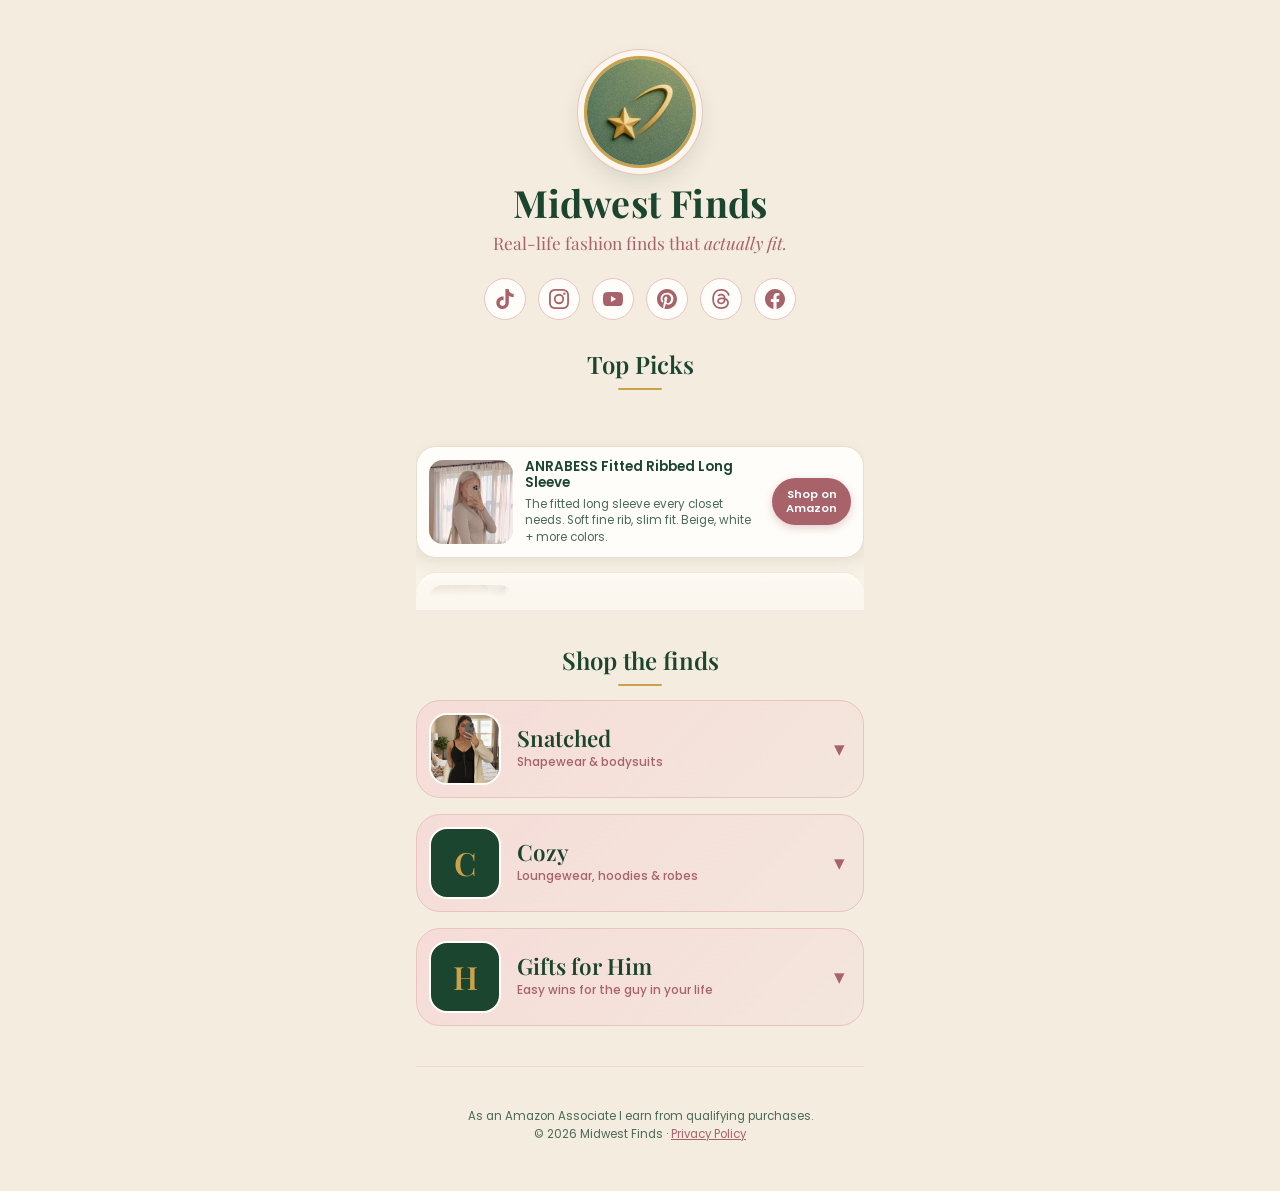
<file: index.html>
<!DOCTYPE html>
<html lang="en">
<head>
<meta charset="utf-8">
<meta name="viewport" content="width=device-width, initial-scale=1">
<title>Midwest Finds &mdash; Real-Life Fashion Finds That Actually Fit</title>
<meta name="description" content="Real-life fashion finds that actually fit, hand-picked by Midwest Finds.">
<link rel="preconnect" href="https://fonts.googleapis.com">
<link rel="preconnect" href="https://fonts.gstatic.com" crossorigin>
<link href="https://fonts.googleapis.com/css2?family=Playfair+Display:ital,wght@0,500;0,600;0,700;1,500&family=Poppins:wght@400;500;600;700&display=swap" rel="stylesheet">
<link rel="stylesheet" href="shop.css">
<style>#him .card img{object-fit:contain;background:#fff}</style></head>
<body>
<div class="page">
  <header class="top">
    <div class="logo"><img src="assets/hero.webp" alt="Midwest Finds gold star logo" width="120" height="120"></div>
    <h1 class="wordmark">Midwest Finds</h1>
    <p class="tagline">Real-life fashion finds that <em>actually fit.</em></p>
  </header>

  <nav class="socials">
    <a href="https://www.tiktok.com/@shop.midwestfinds" target="_blank" rel="noopener" aria-label="tiktok"><svg viewBox="0 0 24 24" xmlns="http://www.w3.org/2000/svg"><path d="M12.53.02C13.84 0 15.14.01 16.44 0c.08 1.53.63 3.09 1.75 4.17 1.12 1.11 2.7 1.62 4.24 1.79v4.03c-1.44-.05-2.89-.35-4.2-.97-.57-.26-1.1-.59-1.62-.93-.01 2.92.01 5.84-.02 8.75-.08 1.4-.54 2.79-1.35 3.94-1.31 1.92-3.58 3.17-5.91 3.21-1.43.08-2.86-.31-4.08-1.03-2.02-1.19-3.44-3.37-3.65-5.71-.02-.5-.03-1-.01-1.49.18-1.9 1.12-3.72 2.58-4.96 1.66-1.44 3.98-2.13 6.15-1.72.02 1.48-.04 2.96-.04 4.44-.99-.32-2.15-.23-3.02.37-.63.41-1.11 1.04-1.36 1.75-.21.51-.15 1.07-.14 1.61.24 1.64 1.82 3.02 3.5 2.87 1.12-.01 2.19-.66 2.77-1.61.19-.33.4-.67.41-1.06.1-1.79.06-3.57.07-5.36.01-4.03-.01-8.05.02-12.07z"/></svg></a>
    <a href="https://www.instagram.com/shop.midwestfinds" target="_blank" rel="noopener" aria-label="instagram"><svg viewBox="0 0 24 24" xmlns="http://www.w3.org/2000/svg"><path d="M12 2.16c3.2 0 3.58.01 4.85.07 1.17.05 1.8.25 2.23.41.56.22.96.48 1.38.9.42.42.68.82.9 1.38.16.42.35 1.06.41 2.23.06 1.27.07 1.65.07 4.85s-.01 3.58-.07 4.85c-.05 1.17-.25 1.8-.41 2.23-.22.56-.48.96-.9 1.38-.42.42-.82.68-1.38.9-.42.16-1.06.35-2.23.41-1.27.06-1.65.07-4.85.07s-3.58-.01-4.85-.07c-1.17-.05-1.8-.25-2.23-.41-.56-.22-.96-.48-1.38-.9-.42-.42-.68-.82-.9-1.38-.16-.42-.35-1.06-.41-2.23-.06-1.27-.07-1.65-.07-4.85s.01-3.58.07-4.85c.05-1.17.25-1.8.41-2.23.22-.56.48-.96.9-1.38.42-.42.82-.68 1.38-.9.42-.16 1.06-.35 2.23-.41 1.27-.06 1.65-.07 4.85-.07zM12 0C8.74 0 8.33.01 7.05.07 5.78.13 4.9.33 4.14.63c-.79.31-1.46.72-2.13 1.38C1.35 2.68.94 3.35.63 4.14.33 4.9.13 5.78.07 7.05.01 8.33 0 8.74 0 12s.01 3.67.07 4.95c.06 1.27.26 2.15.56 2.91.31.79.72 1.46 1.38 2.13.67.66 1.34 1.07 2.13 1.38.76.3 1.64.5 2.91.56 1.28.06 1.69.07 4.95.07s3.67-.01 4.95-.07c1.27-.06 2.15-.26 2.91-.56.79-.31 1.46-.72 2.13-1.38.66-.67 1.07-1.34 1.38-2.13.3-.76.5-1.64.56-2.91.06-1.28.07-1.69.07-4.95s-.01-3.67-.07-4.95c-.06-1.27-.26-2.15-.56-2.91-.31-.79-.72-1.46-1.38-2.13C20.78 1.35 20.11.94 19.32.63c-.76-.3-1.64-.5-2.91-.56C15.13.01 14.72 0 12 0zm0 5.84A6.16 6.16 0 1 0 18.16 12 6.16 6.16 0 0 0 12 5.84zm0 10.15A3.99 3.99 0 1 1 16 12a3.99 3.99 0 0 1-4 3.99zM19.85 5.6a1.44 1.44 0 1 1-2.88 0 1.44 1.44 0 0 1 2.88 0z"/></svg></a>
    <a href="https://www.youtube.com/@Shop.midwestfinds" target="_blank" rel="noopener" aria-label="youtube"><svg viewBox="0 0 24 24" xmlns="http://www.w3.org/2000/svg"><path d="M23.5 6.19a3.02 3.02 0 0 0-2.12-2.14C19.5 3.55 12 3.55 12 3.55s-7.5 0-9.38.5A3.02 3.02 0 0 0 .5 6.19C0 8.07 0 12 0 12s0 3.93.5 5.81a3.02 3.02 0 0 0 2.12 2.14c1.88.5 9.38.5 9.38.5s7.5 0 9.38-.5a3.02 3.02 0 0 0 2.12-2.14C24 15.93 24 12 24 12s0-3.93-.5-5.81zM9.55 15.57V8.43L15.82 12l-6.27 3.57z"/></svg></a>
    <a href="https://www.pinterest.com/shopmidwestfinds" target="_blank" rel="noopener" aria-label="pinterest"><svg viewBox="0 0 24 24" xmlns="http://www.w3.org/2000/svg"><path d="M12 0C5.37 0 0 5.37 0 12c0 5.08 3.16 9.43 7.63 11.18-.11-.95-.2-2.41.04-3.44.22-.93 1.4-5.94 1.4-5.94s-.36-.72-.36-1.78c0-1.66.96-2.9 2.16-2.9 1.02 0 1.51.77 1.51 1.68 0 1.03-.65 2.56-.99 3.98-.28 1.19.6 2.16 1.77 2.16 2.12 0 3.76-2.24 3.76-5.47 0-2.86-2.06-4.86-5-4.86-3.4 0-5.39 2.55-5.39 5.18 0 1.03.4 2.13.89 2.73.1.12.11.22.08.34l-.33 1.36c-.05.22-.17.27-.4.16-1.5-.7-2.43-2.88-2.43-4.64 0-3.78 2.75-7.25 7.92-7.25 4.16 0 7.39 2.96 7.39 6.92 0 4.13-2.6 7.46-6.22 7.46-1.21 0-2.36-.63-2.75-1.38l-.75 2.85c-.27 1.04-1 2.35-1.49 3.15 1.12.35 2.31.53 3.55.53 6.63 0 12-5.37 12-12S18.63 0 12 0z"/></svg></a>
    <a href="https://www.threads.com/@shop.midwestfinds" target="_blank" rel="noopener" aria-label="threads"><svg viewBox="0 0 24 24" xmlns="http://www.w3.org/2000/svg"><path d="M12.186 24h-.007c-3.581-.024-6.334-1.205-8.184-3.509C2.35 18.44 1.5 15.586 1.472 12.01v-.017c.03-3.579.879-6.43 2.525-8.482C5.845 1.205 8.6.024 12.18 0h.014c2.746.02 5.043.725 6.826 2.098 1.677 1.29 2.858 3.13 3.509 5.467l-2.04.569c-1.104-3.96-3.898-5.984-8.304-6.015-2.91.022-5.11.936-6.54 2.717C4.307 6.504 3.616 8.914 3.589 12c.027 3.086.718 5.496 2.057 7.164 1.43 1.783 3.631 2.698 6.54 2.717 2.623-.02 4.358-.631 5.8-2.045 1.647-1.613 1.618-3.593 1.09-4.798-.31-.71-.873-1.3-1.634-1.75-.192 1.352-.622 2.446-1.284 3.272-.886 1.102-2.14 1.704-3.73 1.79-1.202.065-2.361-.218-3.259-.801-1.063-.689-1.685-1.74-1.752-2.964-.065-1.19.408-2.285 1.33-3.082.88-.76 2.119-1.207 3.583-1.291a13.853 13.853 0 0 1 3.02.142c-.126-.742-.375-1.332-.75-1.757-.513-.586-1.308-.883-2.359-.89h-.029c-.844 0-1.992.232-2.721 1.32L7.734 7.847c.98-1.454 2.568-2.256 4.478-2.256h.044c3.194.02 5.097 1.975 5.287 5.388.108.046.216.094.321.142 1.49.7 2.58 1.761 3.154 3.07.797 1.82.871 4.79-1.548 7.158-1.85 1.81-4.094 2.628-7.277 2.65Zm1.003-11.69c-.242 0-.487.007-.739.021-1.836.103-2.98.946-2.916 2.143.067 1.256 1.452 1.839 2.784 1.767 1.224-.065 2.818-.543 3.086-3.71a10.5 10.5 0 0 0-2.215-.221z"/></svg></a>
    <a href="https://www.facebook.com/share/14gE9r6zvQN/" target="_blank" rel="noopener" aria-label="facebook"><svg viewBox="0 0 24 24" xmlns="http://www.w3.org/2000/svg"><path d="M24 12.07C24 5.4 18.63 0 12 0S0 5.4 0 12.07c0 6.02 4.39 11.02 10.13 11.93v-8.44H7.08v-3.49h3.05V9.41c0-3.02 1.79-4.7 4.53-4.7 1.31 0 2.68.24 2.68.24v2.97h-1.51c-1.49 0-1.96.93-1.96 1.89v2.26h3.33l-.53 3.49h-2.8V24C19.61 23.09 24 18.09 24 12.07z"/></svg></a>
  </nav>

  <div class="toppicks">
    <h2 class="picks-title">Top Picks</h2>
    <div class="wheel-wrap">
      <div class="wheel" id="wheel">
        <div class="card">
          <img src="assets/fashion/anrabess_ribbed_web.jpg" alt="ANRABESS fitted ribbed long sleeve top in beige, mirror selfie" width="84" height="84">
          <div class="info">
            <h2>ANRABESS Fitted Ribbed Long Sleeve</h2>
            <p class="blurb">The fitted long sleeve every closet needs. Soft fine rib, slim fit. Beige, white + more colors.</p>
          </div>
          <a class="buy" href="https://www.amazon.com/dp/B0CYZLLN2P?tag=shopmw-site-20" target="_blank" rel="nofollow sponsored">Shop on<br>Amazon</a>
        </div>
        <div class="card">
          <img src="assets/fashion/mangopop_bodysuit_web.jpg" alt="MANGOPOP mock neck bodysuit in camel tan, mirror selfie" width="84" height="84">
          <div class="info">
            <h2>MANGOPOP Mock Neck Bodysuit</h2>
            <p class="blurb">The mock neck bodysuit for winter layering. Blush, tan, white + more colors.</p>
          </div>
          <a class="buy" href="https://www.amazon.com/dp/B07HP4N8CG?tag=shopmw-site-20" target="_blank" rel="nofollow sponsored">Shop on<br>Amazon</a>
        </div>
        <div class="card">
          <img src="assets/fashion/sunzel_flare_web.jpg" alt="Sunzel crossover flare leggings in brown, back view" width="84" height="84">
          <div class="info">
            <h2>Sunzel Crossover Flare Leggings</h2>
            <p class="blurb">Feels like pajamas, looks put together. V crossover waist, 4 inseam lengths.</p>
          </div>
          <a class="buy" href="https://www.amazon.com/dp/B0BB7SP83Z?tag=shopmw-site-20" target="_blank" rel="nofollow sponsored">Shop on<br>Amazon</a>
        </div>
        <div class="card">
          <img src="assets/fashion/luseren_clawclip_web.jpg" alt="LuSeren large matte claw clips in neutral colors" width="84" height="84">
          <div class="info">
            <h2>LuSeren Large Claw Clips</h2>
            <p class="blurb">The matte claw clip from the leggings video. Neutral 8-pack.</p>
          </div>
          <a class="buy" href="https://www.amazon.com/dp/B09Z7L79K6?tag=shopmw-site-20" target="_blank" rel="nofollow sponsored">Shop on<br>Amazon</a>
        </div>
        <div class="card">
          <img src="assets/fashion/lonxu_pajamas_web.jpg" alt="Lonxu satin button-down pajama set in blush pink" width="84" height="84">
          <div class="info">
            <h2>Lonxu Satin Pajama Set</h2>
            <p class="blurb">The pajama set gift for cozy girlies. Satin button-down with piping. Pink, lavender + more.</p>
          </div>
          <a class="buy" href="https://www.amazon.com/dp/B01DTQAQM8?tag=shopmw-site-20" target="_blank" rel="nofollow sponsored">Shop on<br>Amazon</a>
        </div>
        <div class="card">
          <img src="assets/fashion/pavoi_hoops_web.jpg" alt="PAVOI chunky gold hoop earrings" width="84" height="84">
          <div class="info">
            <h2>PAVOI Chunky Gold Hoops</h2>
            <p class="blurb">The gold hoops for every holiday outfit. Lightweight, gift-ready box.</p>
          </div>
          <a class="buy" href="https://www.amazon.com/dp/B089NZ31C6?tag=shopmw-site-20" target="_blank" rel="nofollow sponsored">Shop on<br>Amazon</a>
        </div>
        <div class="card">
          <img src="assets/fashion/vichyie_dress_web.jpg" alt="VICHYIE ribbed mock neck bodycon mini dress in khaki" width="84" height="84">
          <div class="info">
            <h2>VICHYIE Ribbed Bodycon Dress</h2>
            <p class="blurb">The ribbed dress for every cold day. Mock neck, long sleeve, mid-thigh.</p>
          </div>
          <a class="buy" href="https://www.amazon.com/dp/B0CDGXFPPK?tag=shopmw-site-20" target="_blank" rel="nofollow sponsored">Shop on<br>Amazon</a>
        </div>
        <div class="card">
          <img src="assets/fashion/igenjun_vneck_web.jpg" alt="iGENJUN fitted ribbed V-neck long sleeve top in beige" width="84" height="84">
          <div class="info">
            <h2>iGENJUN Ribbed V-Neck Top</h2>
            <p class="blurb">The perfect work top for fall. Stretchy ribbed knit, slim fit.</p>
          </div>
          <a class="buy" href="https://www.amazon.com/dp/B0DF361M59?tag=shopmw-site-20" target="_blank" rel="nofollow sponsored">Shop on<br>Amazon</a>
        </div>
        <div class="card">
          <img src="assets/fashion/trendyqueen_lounge_web.jpg" alt="Trendy Queen almond two-piece lounge set" width="84" height="84">
          <div class="info">
            <h2>Trendy Queen Lounge Set</h2>
            <p class="blurb">Looks put together, feels like pajamas. Wide-leg pants with pockets.</p>
          </div>
          <a class="buy" href="https://www.amazon.com/dp/B0F9SY9K29?tag=shopmw-site-20" target="_blank" rel="nofollow sponsored">Shop on<br>Amazon</a>
        </div>
        <div class="card">
          <img src="assets/fashion/gotcozy_heated_web.jpg" alt="GOTCOZY heated plush throw blanket" width="84" height="84">
          <div class="info">
            <h2>GOTCOZY Heated Throw Blanket</h2>
            <p class="blurb">The gift for your always-cold friend. Soft plush, heats up fast.</p>
          </div>
          <a class="buy" href="https://www.amazon.com/dp/B0B21PTQVB?tag=shopmw-site-20" target="_blank" rel="nofollow sponsored">Shop on<br>Amazon</a>
        </div>
        <div class="card">
          <img src="assets/fashion/fntcase_pink_web.jpg" alt="FNTCASE light pink MagSafe iPhone case" width="84" height="84">
          <div class="info">
            <h2>FNTCASE Light Pink MagSafe Case</h2>
            <p class="blurb">Soft matte pink with MagSafe. Fits iPhone 15, 14 and 13.</p>
          </div>
          <a class="buy" href="https://www.amazon.com/dp/B0DFH8SNK5?tag=shopmw-site-20" target="_blank" rel="nofollow sponsored">Shop on<br>Amazon</a>
        </div>
        <div class="card">
          <img src="assets/fashion/trendyqueen_turtleneck_web.jpg" alt="Trendy Queen turtleneck top" width="84" height="84">
          <div class="info">
            <h2>Trendy Queen Fitted Turtleneck</h2>
            <p class="blurb">The layering turtleneck that doesn't look boxy. Fitted rib knit.</p>
          </div>
          <a class="buy" href="https://www.amazon.com/dp/B0B518M8GW?tag=shopmw-site-20" target="_blank" rel="nofollow sponsored">Shop on<br>Amazon</a>
        </div>
        <div class="card">
          <img src="assets/fashion/trendyqueen_croptop_web.jpg" alt="Trendy Queen long sleeve crop top" width="84" height="84">
          <div class="info">
            <h2>Trendy Queen Long Sleeve Crop Top</h2>
            <p class="blurb">The basic crop top that goes under everything. Lots of colors.</p>
          </div>
          <a class="buy" href="https://www.amazon.com/dp/B0CM8XNZRR?tag=shopmw-site-20" target="_blank" rel="nofollow sponsored">Shop on<br>Amazon</a>
        </div>
        <div class="card">
          <img src="assets/fashion/sunzel_flares2_web.jpg" alt="Sunzel crossover flare leggings" width="84" height="84">
          <div class="info">
            <h2>Sunzel Crossover Flare Leggings</h2>
            <p class="blurb">Crossover high waist, flare over your sneakers. 28 to 34 inch inseams.</p>
          </div>
          <a class="buy" href="https://www.amazon.com/dp/B0DPYXZ4ZG?tag=shopmw-site-20" target="_blank" rel="nofollow sponsored">Shop on<br>Amazon</a>
        </div>
        <div class="card">
          <img src="assets/fashion/gacimy_hoops_web.jpg" alt="Gacimy large thin gold hoops" width="84" height="84">
          <div class="info">
            <h2>Gacimy Thin Gold Hoops</h2>
            <p class="blurb">Lightweight gold hoops that go with everything. Nickel-free posts.</p>
          </div>
          <a class="buy" href="https://www.amazon.com/dp/B09M2S1FC5?tag=shopmw-site-20" target="_blank" rel="nofollow sponsored">Shop on<br>Amazon</a>
        </div>
        <div class="card">
          <img src="assets/fashion/bedsure_throw_web.jpg" alt="Bedsure soft fleece throw blanket" width="84" height="84">
          <div class="info">
            <h2>Bedsure Fleece Throw Blanket</h2>
            <p class="blurb">The easy Christmas gift for the cozy girl. Soft flannel fleece, lots of colors.</p>
          </div>
          <a class="buy" href="https://www.amazon.com/dp/B0157T1ZK2?tag=shopmw-site-20" target="_blank" rel="nofollow sponsored">Shop on<br>Amazon</a>
        </div>
        <div class="card">
          <img src="assets/fashion/gonez_case_web.jpg" alt="GONEZ chalk pink silicone MagSafe iPhone 16 case" width="84" height="84">
          <div class="info">
            <h2>GONEZ Pink MagSafe Case</h2>
            <p class="blurb">The pink case that matches your manicure. MagSafe, screen protector included.</p>
          </div>
          <a class="buy" href="https://www.amazon.com/dp/B0FFB1ZHGL?tag=shopmw-site-20" target="_blank" rel="nofollow sponsored">Shop on<br>Amazon</a>
        </div>
        <div class="card">
          <img src="assets/fashion/shewin_cableknit_web.jpg" alt="SHEWIN cream cable-knit crewneck sweater, mirror selfie" width="84" height="84">
          <div class="info">
            <h2>SHEWIN Cable-Knit Crewneck Sweater</h2>
            <p class="blurb">Lightweight cable knit that goes with every pair of jeans. Cream + more colors.</p>
          </div>
          <a class="buy" href="https://www.amazon.com/dp/B0FC2SDZZX?tag=shopmw-site-20" target="_blank" rel="nofollow sponsored">Shop on<br>Amazon</a>
        </div>
        <div class="card">
          <img src="assets/fashion/kkpeople_mocha_web.jpg" alt="KKPeople easy-off smoothing bodysuit in mocha, mirror selfie" width="84" height="84">
          <div class="info">
            <h2>KKPeople Easy-Off Smoothing Bodysuit</h2>
            <p class="blurb">Wide straps that don&rsquo;t dig in, easy-off for bathroom breaks. Mocha, black or nude.</p>
          </div>
          <a class="buy" href="https://www.amazon.com/dp/B0HFVNJ36R?tag=shopmw-site-20" target="_blank" rel="nofollow sponsored">Shop on<br>Amazon</a>
        </div>
        <div class="card">
          <img src="assets/fashion/shaperx_mirror_web.jpg" alt="SHAPERX zip-up tummy control bodysuit, mirror selfie" width="84" height="84">
          <div class="info">
            <h2>SHAPERX Zip-Up Tummy Control Bodysuit</h2>
            <p class="blurb">Zip-front bodysuit that smooths your waist &mdash; wear it under jeans, dresses, anything.</p>
          </div>
          <a class="buy" href="https://www.amazon.com/dp/B0GH643H5T?tag=shopmw-site-20" target="_blank" rel="nofollow sponsored">Shop on<br>Amazon</a>
        </div>
      </div>
      <div class="wheel-fade top"></div>
      <div class="wheel-fade bottom"></div>
    </div>
  </div>

  <h2 class="shop-title">Shop the finds</h2>
  <div class="tiles">
    <details class="cat" id="snatched">
      <summary class="tile">
        <img src="assets/fashion/shaperx_mirror_web.jpg" alt="" width="72" height="72">
        <span class="label"><span class="lname">Snatched</span><span class="lsub">Shapewear &amp; bodysuits</span></span><span class="chev">&#9662;</span>
      </summary>
      <div class="products">
        <div class="card">
          <img src="assets/fashion/shaperx_mirror_web.jpg" alt="SHAPERX zip-up tummy control bodysuit, mirror selfie" width="84" height="84">
          <div class="info">
            <h2>SHAPERX Zip-Up Tummy Control Bodysuit</h2>
            <p class="blurb">Zip-front bodysuit that smooths your waist &mdash; wear it under jeans, dresses, anything.</p>
          </div>
          <a class="buy" href="https://www.amazon.com/dp/B0GH643H5T?tag=shopmw-site-20" target="_blank" rel="nofollow sponsored">Shop on<br>Amazon</a>
        </div>
        <div class="looks">
          <img src="assets/fashion/shaperx_jeans_web.jpg" alt="Bodysuit styled with jeans" loading="lazy">
          <img src="assets/fashion/shaperx_flat_web.jpg" alt="Bodysuit flat lay" loading="lazy">
        </div>
        <div class="card">
          <img src="assets/fashion/kkpeople_mocha_web.jpg" alt="KKPeople easy-off smoothing bodysuit in mocha, mirror selfie" width="84" height="84">
          <div class="info">
            <h2>KKPeople Easy-Off Smoothing Bodysuit</h2>
            <p class="blurb">Wide straps that don&rsquo;t dig in, easy-off for bathroom breaks. Mocha, black or nude.</p>
          </div>
          <a class="buy" href="https://www.amazon.com/dp/B0HFVNJ36R?tag=shopmw-site-20" target="_blank" rel="nofollow sponsored">Shop on<br>Amazon</a>
        </div>
        <div class="card soon"><span class="soon-star">&#10022;</span>More finds dropping soon</div>
      </div>
    </details>

    <details class="cat" id="cozy">
      <summary class="tile">
        <span class="mono">C</span>
        <span class="label"><span class="lname">Cozy</span><span class="lsub">Loungewear, hoodies &amp; robes</span></span><span class="chev">&#9662;</span>
      </summary>
      <div class="products">
        <div class="card">
          <img src="assets/fashion/shewin_cableknit_web.jpg" alt="SHEWIN cream cable-knit crewneck sweater, mirror selfie" width="84" height="84">
          <div class="info">
            <h2>SHEWIN Cable-Knit Crewneck Sweater</h2>
            <p class="blurb">Lightweight cable knit that goes with every pair of jeans. Cream + more colors.</p>
          </div>
          <a class="buy" href="https://www.amazon.com/dp/B0FC2SDZZX?tag=shopmw-site-20" target="_blank" rel="nofollow sponsored">Shop on<br>Amazon</a>
        </div>
        <div class="card soon"><span class="soon-star">&#10022;</span>More cozy picks coming soon</div>
      </div>
    </details>

    <details class="cat" id="him">
      <summary class="tile">
        <span class="mono">H</span>
        <span class="label"><span class="lname">Gifts for Him</span><span class="lsub">Easy wins for the guy in your life</span></span><span class="chev">&#9662;</span>
      </summary>
      <div class="products">
        <p class="disc" style="font-size:.72rem;text-align:center;color:var(--green-soft);padding:2px 6px 4px">We earn a commission on qualifying purchases &mdash; same price for you.</p>
        <div class="card">
          <img src="assets/him_soundcore_p30i.jpg" alt="soundcore P30i Noise Cancelling Earbuds" width="84" height="84">
          <div class="info">
            <h2>soundcore P30i Noise Cancelling Earbuds</h2>
            <p class="blurb">Noise cancelling for the price of lunch. Long battery, solid bass.</p>
          </div>
          <a class="buy" href="https://www.amazon.com/dp/B0CRTYZG5C?tag=shopmw-site-20" target="_blank" rel="nofollow sponsored">Shop on<br>Amazon</a>
        </div>
        <div class="card">
          <img src="assets/him_anker_zolo.jpg" alt="Anker Zolo 10,000mAh Magnetic Power Bank" width="84" height="84">
          <div class="info">
            <h2>Anker Zolo 10,000mAh Magnetic Power Bank</h2>
            <p class="blurb">Snaps onto the back of your iPhone and charges it. No cable.</p>
          </div>
          <a class="buy" href="https://www.amazon.com/dp/B0DCNKDS5B?tag=shopmw-site-20" target="_blank" rel="nofollow sponsored">Shop on<br>Amazon</a>
        </div>
        <div class="card">
          <img src="assets/him_apple_airtag.jpg" alt="Apple AirTag (2nd Gen)" width="84" height="84">
          <div class="info">
            <h2>Apple AirTag (2nd Gen)</h2>
            <p class="blurb">Clip it to your keys or wallet and never lose them again.</p>
          </div>
          <a class="buy" href="https://www.amazon.com/dp/B0GJTFXNRX?tag=shopmw-site-20" target="_blank" rel="nofollow sponsored">Shop on<br>Amazon</a>
        </div>
        <div class="card">
          <img src="assets/him_charger_3in1.jpg" alt="3-in-1 MagSafe Charging Stand" width="84" height="84">
          <div class="info">
            <h2>3-in-1 MagSafe Charging Stand</h2>
            <p class="blurb">Phone, watch and earbuds on one stand. Clean desk, one cord.</p>
          </div>
          <a class="buy" href="https://www.amazon.com/dp/B0CNTH3F7P?tag=shopmw-site-20" target="_blank" rel="nofollow sponsored">Shop on<br>Amazon</a>
        </div>
        <div class="card">
          <img src="assets/him_resist_bands.jpg" alt="Resistance Bands Set with Handles" width="84" height="84">
          <div class="info">
            <h2>Resistance Bands Set with Handles</h2>
            <p class="blurb">Full gym in a drawer. Works at home or in a hotel room.</p>
          </div>
          <a class="buy" href="https://www.amazon.com/dp/B07DWSPQQY?tag=shopmw-site-20" target="_blank" rel="nofollow sponsored">Shop on<br>Amazon</a>
        </div>
        <div class="card">
          <img src="assets/him_blenderbottle.jpg" alt="BlenderBottle Classic Shaker 28 oz" width="84" height="84">
          <div class="info">
            <h2>BlenderBottle Classic Shaker 28 oz</h2>
            <p class="blurb">The shaker everyone at the gym uses. Wire whisk, leakproof lid.</p>
          </div>
          <a class="buy" href="https://www.amazon.com/dp/B07TK681SZ?tag=shopmw-site-20" target="_blank" rel="nofollow sponsored">Shop on<br>Amazon</a>
        </div>
        <div class="card">
          <img src="assets/him_toloco_gun.jpg" alt="TOLOCO Massage Gun" width="84" height="84">
          <div class="info">
            <h2>TOLOCO Massage Gun</h2>
            <p class="blurb">Post-workout favorite. Several speeds, comes with a carry case.</p>
          </div>
          <a class="buy" href="https://www.amazon.com/dp/B083L8RNJR?tag=shopmw-site-20" target="_blank" rel="nofollow sponsored">Shop on<br>Amazon</a>
        </div>
        <div class="card">
          <img src="assets/him_etekcity_scale.jpg" alt="Etekcity Smart Scale" width="84" height="84">
          <div class="info">
            <h2>Etekcity Smart Scale</h2>
            <p class="blurb">Syncs to your phone so you can track progress. Cheap and accurate.</p>
          </div>
          <a class="buy" href="https://www.amazon.com/dp/B095YJW56C?tag=shopmw-site-20" target="_blank" rel="nofollow sponsored">Shop on<br>Amazon</a>
        </div>
        <div class="card">
          <img src="assets/him_norelco_3000.jpg" alt="Philips Norelco All-in-One 3000 Trimmer" width="84" height="84">
          <div class="info">
            <h2>Philips Norelco All-in-One 3000 Trimmer</h2>
            <p class="blurb">Beard, hair and detail trimmer in one. Gets a shape-up done at home.</p>
          </div>
          <a class="buy" href="https://www.amazon.com/dp/B0FHXPF71X?tag=shopmw-site-20" target="_blank" rel="nofollow sponsored">Shop on<br>Amazon</a>
        </div>
        <div class="card">
          <img src="assets/him_cerave_cleanser.jpg" alt="CeraVe Foaming Facial Cleanser" width="84" height="84">
          <div class="info">
            <h2>CeraVe Foaming Facial Cleanser</h2>
            <p class="blurb">The no-fuss face wash. Fragrance free, one bottle lasts months.</p>
          </div>
          <a class="buy" href="https://www.amazon.com/dp/B01N1LL62W?tag=shopmw-site-20" target="_blank" rel="nofollow sponsored">Shop on<br>Amazon</a>
        </div>
        <div class="card">
          <img src="assets/him_ugreen_mount.jpg" alt="UGREEN MagSafe Car Phone Mount" width="84" height="84">
          <div class="info">
            <h2>UGREEN MagSafe Car Phone Mount</h2>
            <p class="blurb">Magnetic vent mount. Phone snaps on, maps stay in view.</p>
          </div>
          <a class="buy" href="https://www.amazon.com/dp/B0D2Q5M35Y?tag=shopmw-site-20" target="_blank" rel="nofollow sponsored">Shop on<br>Amazon</a>
        </div>
        <div class="card">
          <img src="assets/him_dustbuster.jpg" alt="BLACK+DECKER Dustbuster Handheld Vacuum" width="84" height="84">
          <div class="info">
            <h2>BLACK+DECKER Dustbuster Handheld Vacuum</h2>
            <p class="blurb">Quick car clean-up. Cordless and powerful for its size.</p>
          </div>
          <a class="buy" href="https://www.amazon.com/dp/B006LXOJC0?tag=shopmw-site-20" target="_blank" rel="nofollow sponsored">Shop on<br>Amazon</a>
        </div>
        <div class="card">
          <img src="assets/him_govee_strip.jpg" alt="Govee 100ft RGBIC LED Strip Lights" width="84" height="84">
          <div class="info">
            <h2>Govee 100ft RGBIC LED Strip Lights</h2>
            <p class="blurb">Instant game room glow-up. App and voice control.</p>
          </div>
          <a class="buy" href="https://www.amazon.com/dp/B09VBZC2CX?tag=shopmw-site-20" target="_blank" rel="nofollow sponsored">Shop on<br>Amazon</a>
        </div>
        <div class="card">
          <img src="assets/him_oivo_dock.jpg" alt="OIVO PS5 Controller Charging Station" width="84" height="84">
          <div class="info">
            <h2>OIVO PS5 Controller Charging Station</h2>
            <p class="blurb">Dock two controllers, always charged and ready.</p>
          </div>
          <a class="buy" href="https://www.amazon.com/dp/B08LZGPPBH?tag=shopmw-site-20" target="_blank" rel="nofollow sponsored">Shop on<br>Amazon</a>
        </div>
        <div class="card">
          <img src="assets/him_runbox_wallet.jpg" alt="RUNBOX Slim RFID Wallet" width="84" height="84">
          <div class="info">
            <h2>RUNBOX Slim RFID Wallet</h2>
            <p class="blurb">Slim bifold with RFID blocking. Fits in a front pocket.</p>
          </div>
          <a class="buy" href="https://www.amazon.com/dp/B09M3Z63QP?tag=shopmw-site-20" target="_blank" rel="nofollow sponsored">Shop on<br>Amazon</a>
        </div>
        <div class="card">
          <img src="assets/him_wuben_l50.jpg" alt="WUBEN L50 Rechargeable Flashlight" width="84" height="84">
          <div class="info">
            <h2>WUBEN L50 Rechargeable Flashlight</h2>
            <p class="blurb">1200 lumens, USB-C rechargeable. Glovebox or nightstand.</p>
          </div>
          <a class="buy" href="https://www.amazon.com/dp/B08535JCMQ?tag=shopmw-site-20" target="_blank" rel="nofollow sponsored">Shop on<br>Amazon</a>
        </div>
        <div class="card">
          <img src="assets/him_nite_ize.jpg" alt="Nite Ize DoohicKey Keychain Multi-Tool" width="84" height="84">
          <div class="info">
            <h2>Nite Ize DoohicKey Keychain Multi-Tool</h2>
            <p class="blurb">Tiny key-ring tool, screwdriver and bottle opener. No blade.</p>
          </div>
          <a class="buy" href="https://www.amazon.com/dp/B08BX5Q1GL?tag=shopmw-site-20" target="_blank" rel="nofollow sponsored">Shop on<br>Amazon</a>
        </div>
        <div class="card">
          <img src="assets/him_jbl_go4.jpg" alt="JBL Go 4 Bluetooth Speaker" width="84" height="84">
          <div class="info">
            <h2>JBL Go 4 Bluetooth Speaker</h2>
            <p class="blurb">Pocket size, waterproof, big sound. An easy gift.</p>
          </div>
          <a class="buy" href="https://www.amazon.com/dp/B0CTNWBT1Z?tag=shopmw-site-20" target="_blank" rel="nofollow sponsored">Shop on<br>Amazon</a>
        </div>
        <div class="card">
          <img src="assets/him_crownful.jpg" alt="CROWNFUL Mini Fridge 4L" width="84" height="84">
          <div class="info">
            <h2>CROWNFUL Mini Fridge 4L</h2>
            <p class="blurb">Desk or dorm fridge for drinks. Cool or warm switch.</p>
          </div>
          <a class="buy" href="https://www.amazon.com/dp/B087Z2MLN2?tag=shopmw-site-20" target="_blank" rel="nofollow sponsored">Shop on<br>Amazon</a>
        </div>
      </div>
    </details>

  </div>

  <footer>As an Amazon Associate I earn from qualifying purchases.<br>&copy; 2026 Midwest Finds &middot; <a href="/privacy.html">Privacy Policy</a></footer>
</div>
<script>
  // open a category when linked via #hash (e.g. /#him)
  (function(){var d=location.hash&&document.querySelector('details.cat'+location.hash);if(d){d.open=true;setTimeout(function(){d.scrollIntoView()},100);}})();
</script>
<script>
  // Top Picks wheel: show fades only when more content exists in that direction
  var wheel = document.getElementById('wheel');
  var fadeTop = document.querySelector('.wheel-fade.top');
  var fadeBottom = document.querySelector('.wheel-fade.bottom');
  function fades() {
    var canScroll = wheel.scrollHeight > wheel.clientHeight + 4;
    fadeTop.classList.toggle('on', canScroll && wheel.scrollTop > 8);
    fadeBottom.classList.toggle('on', canScroll && wheel.scrollTop < wheel.scrollHeight - wheel.clientHeight - 8);
  }
  wheel.addEventListener('scroll', fades, {passive: true});
  window.addEventListener('resize', fades);
  fades();
</script>
<script>
/* Per-platform Amazon tracking (2026-11-14): bio links carry ?src=tt|ig|fb|th|yt|pin|cmt.
   The matching Associates tag replaces shopmw-site-20 on every Amazon link, so the
   orders report shows which platform drove each sale. Remembered for 30 days. */
(function () {
  var TAGS = {tt: "shopmw-tt-20", ig: "shopmw-ig-20", fb: "shopmw-fb-20", th: "shopmw-th-20",
              yt: "shopmw-yt-20", pin: "shopmw-pin-20", cmt: "shopmw-cmt-20"};
  var qs = new URLSearchParams(location.search); var src = qs.get("src") || qs.get("s");  // bio links use ?s=tt|ig|fb
  try {
    if (src && TAGS[src]) localStorage.setItem("mw_src", JSON.stringify({s: src, t: Date.now()}));
    else { var m = JSON.parse(localStorage.getItem("mw_src") || "null");
           if (m && Date.now() - m.t < 30 * 864e5) src = m.s; }
  } catch (e) {}
  if (!src || !TAGS[src]) return;
  document.querySelectorAll('a[href*="amazon.com/"]').forEach(function (a) {
    a.href = a.href.replace(/tag=shopmw-site-20/, "tag=" + TAGS[src]);
  });
})();
</script>
</body>
</html>
</file>
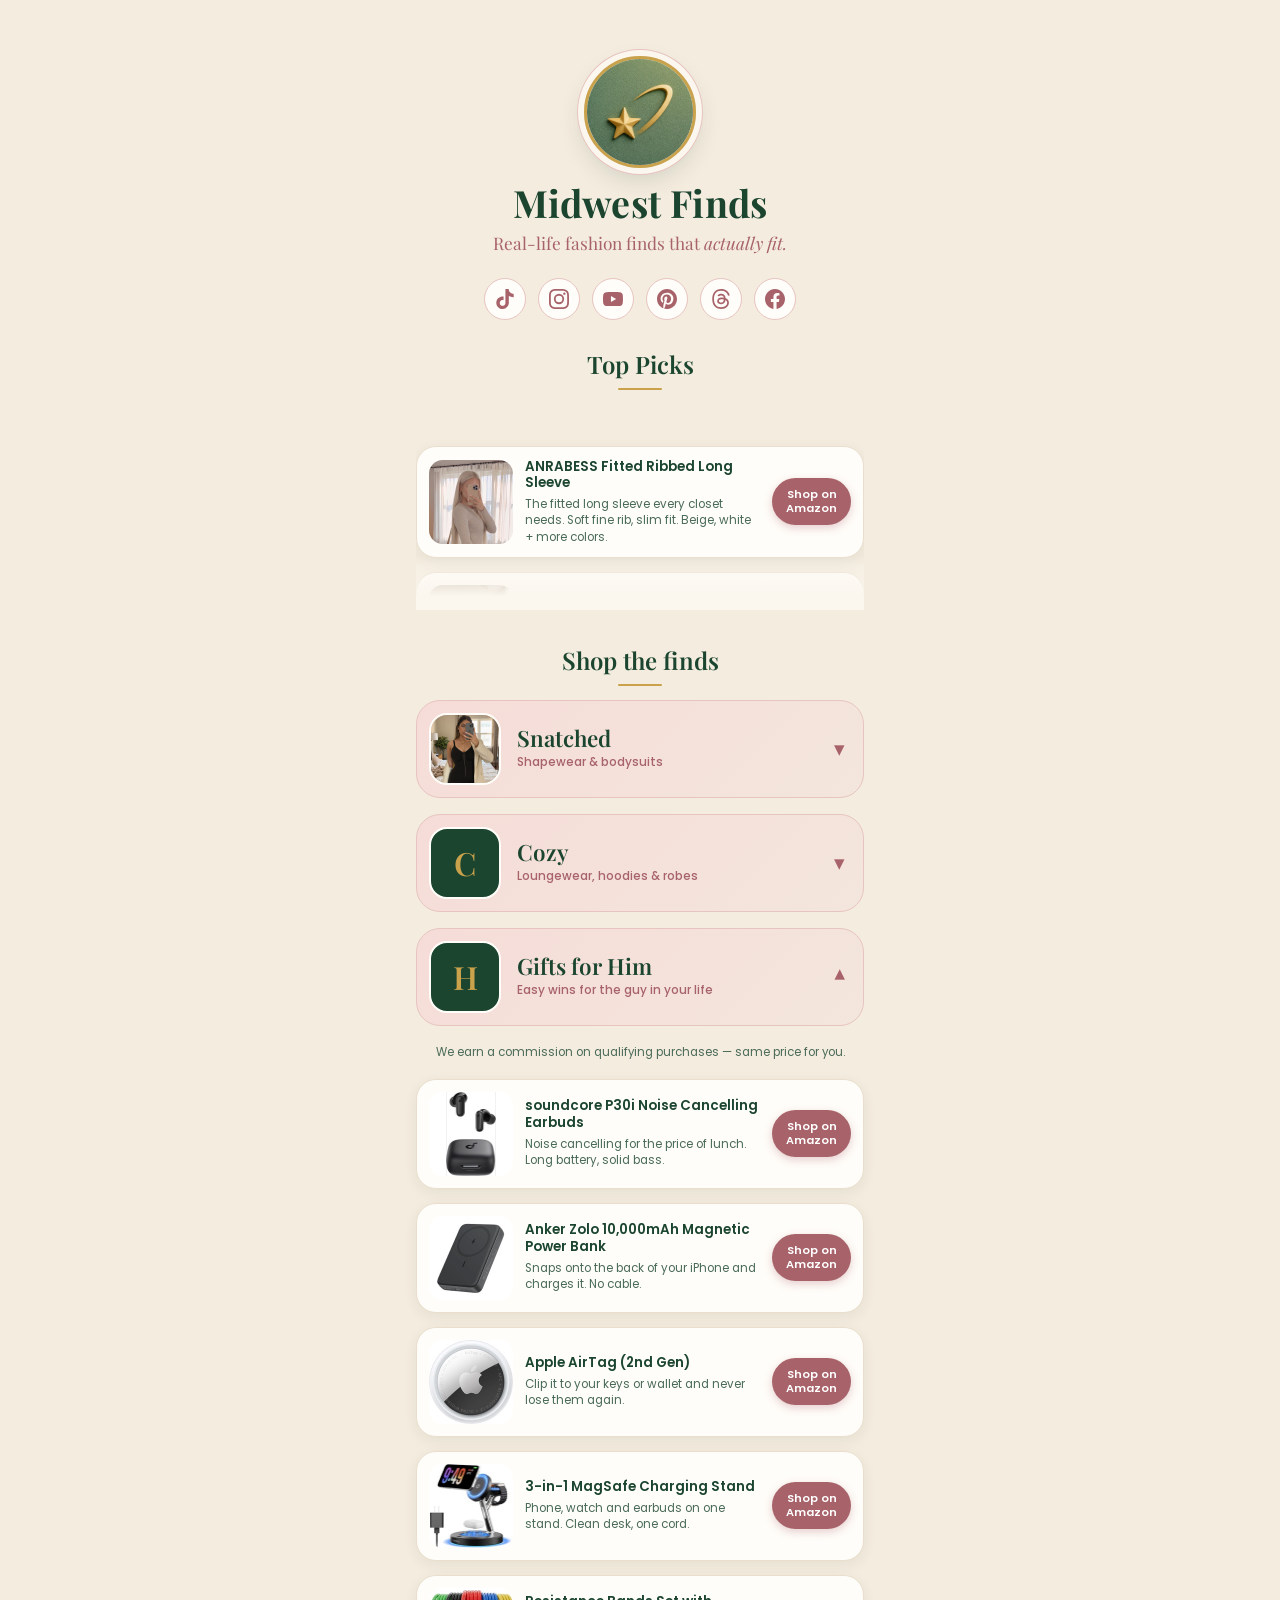
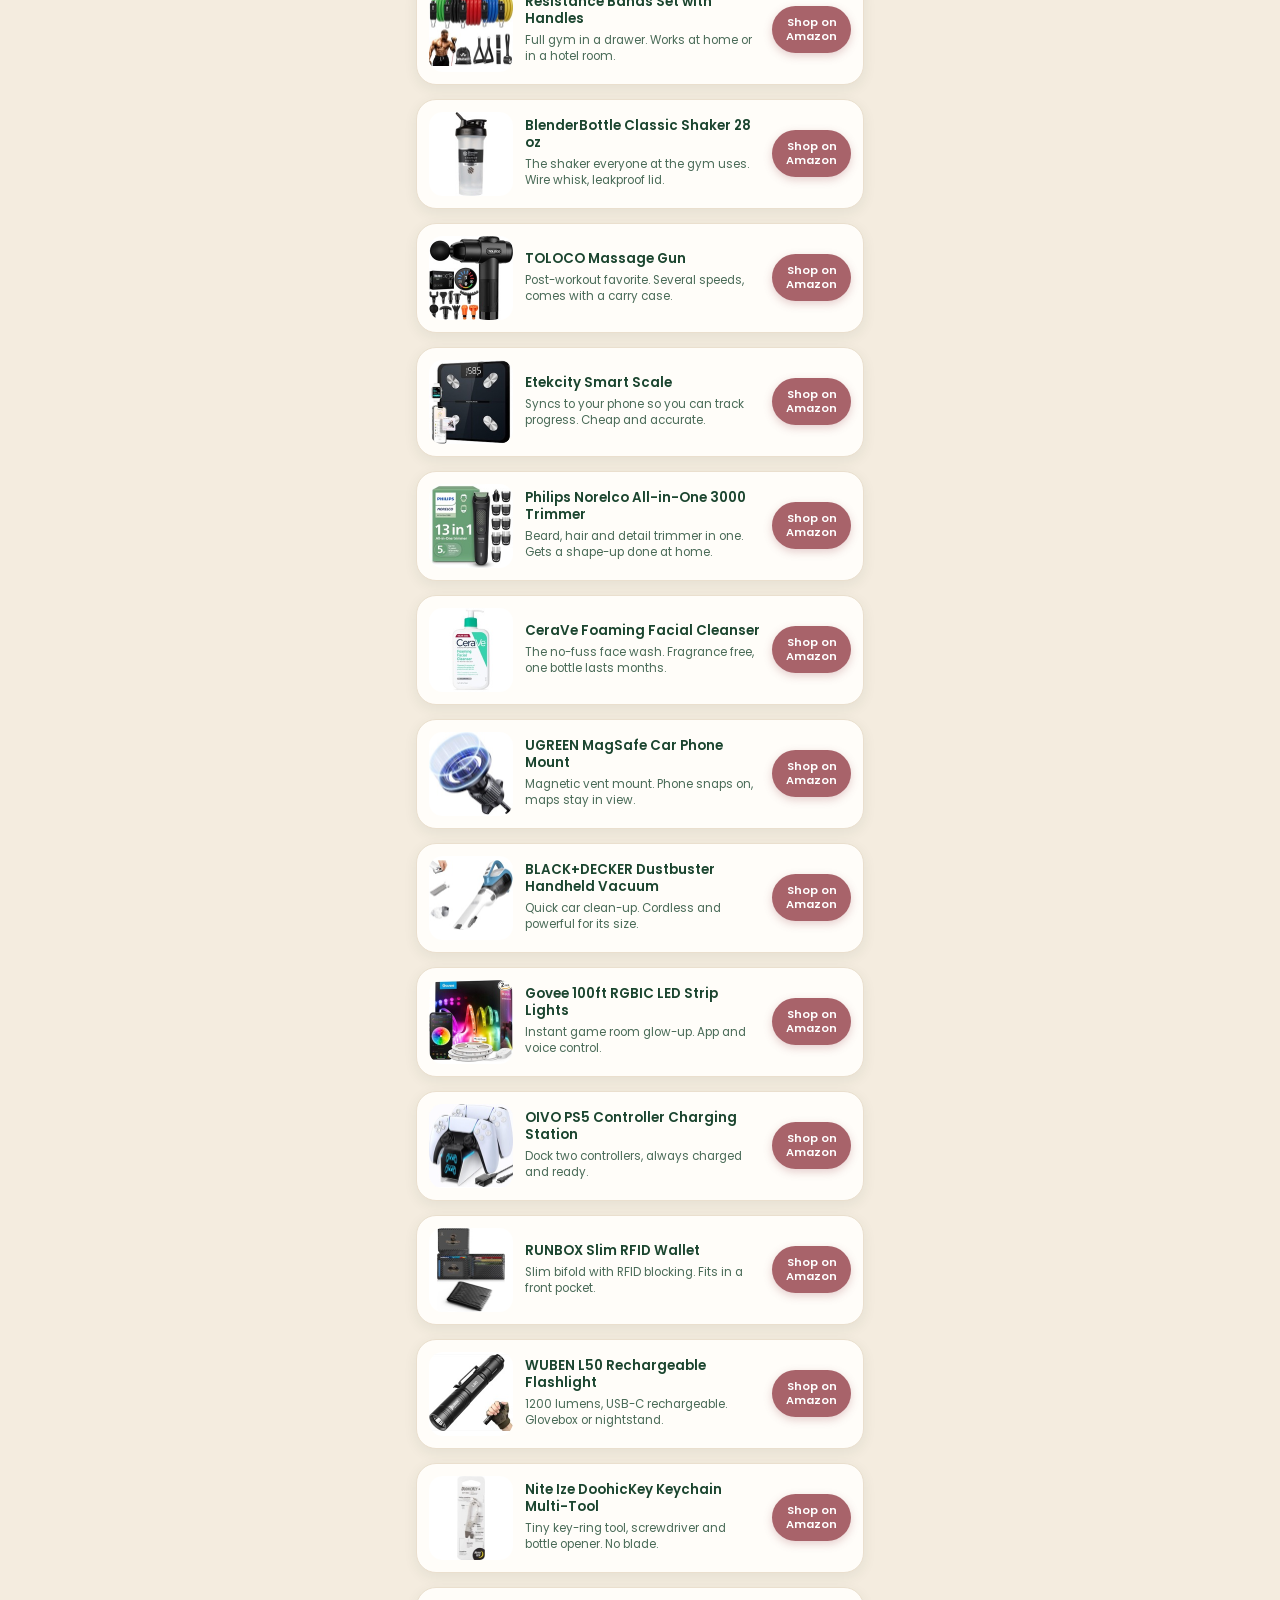
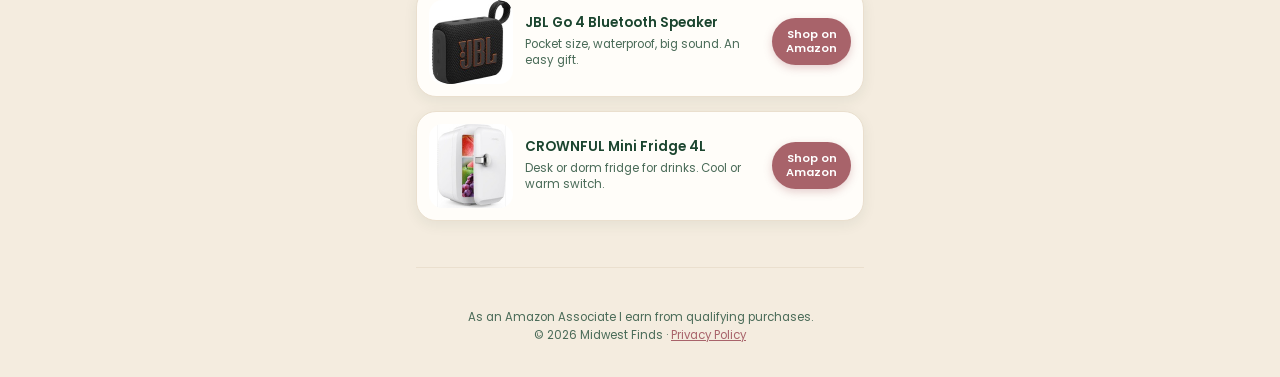
<file: him.html>
<!DOCTYPE html>
<html lang="en"><head><meta charset="utf-8">
<meta http-equiv="refresh" content="0;url=/#him">
<link rel="canonical" href="https://shopmidwestfinds.com/#him">
<title>midwestfinds</title></head>
<body><a href="/#him">midwestfinds</a></body></html>
</file>
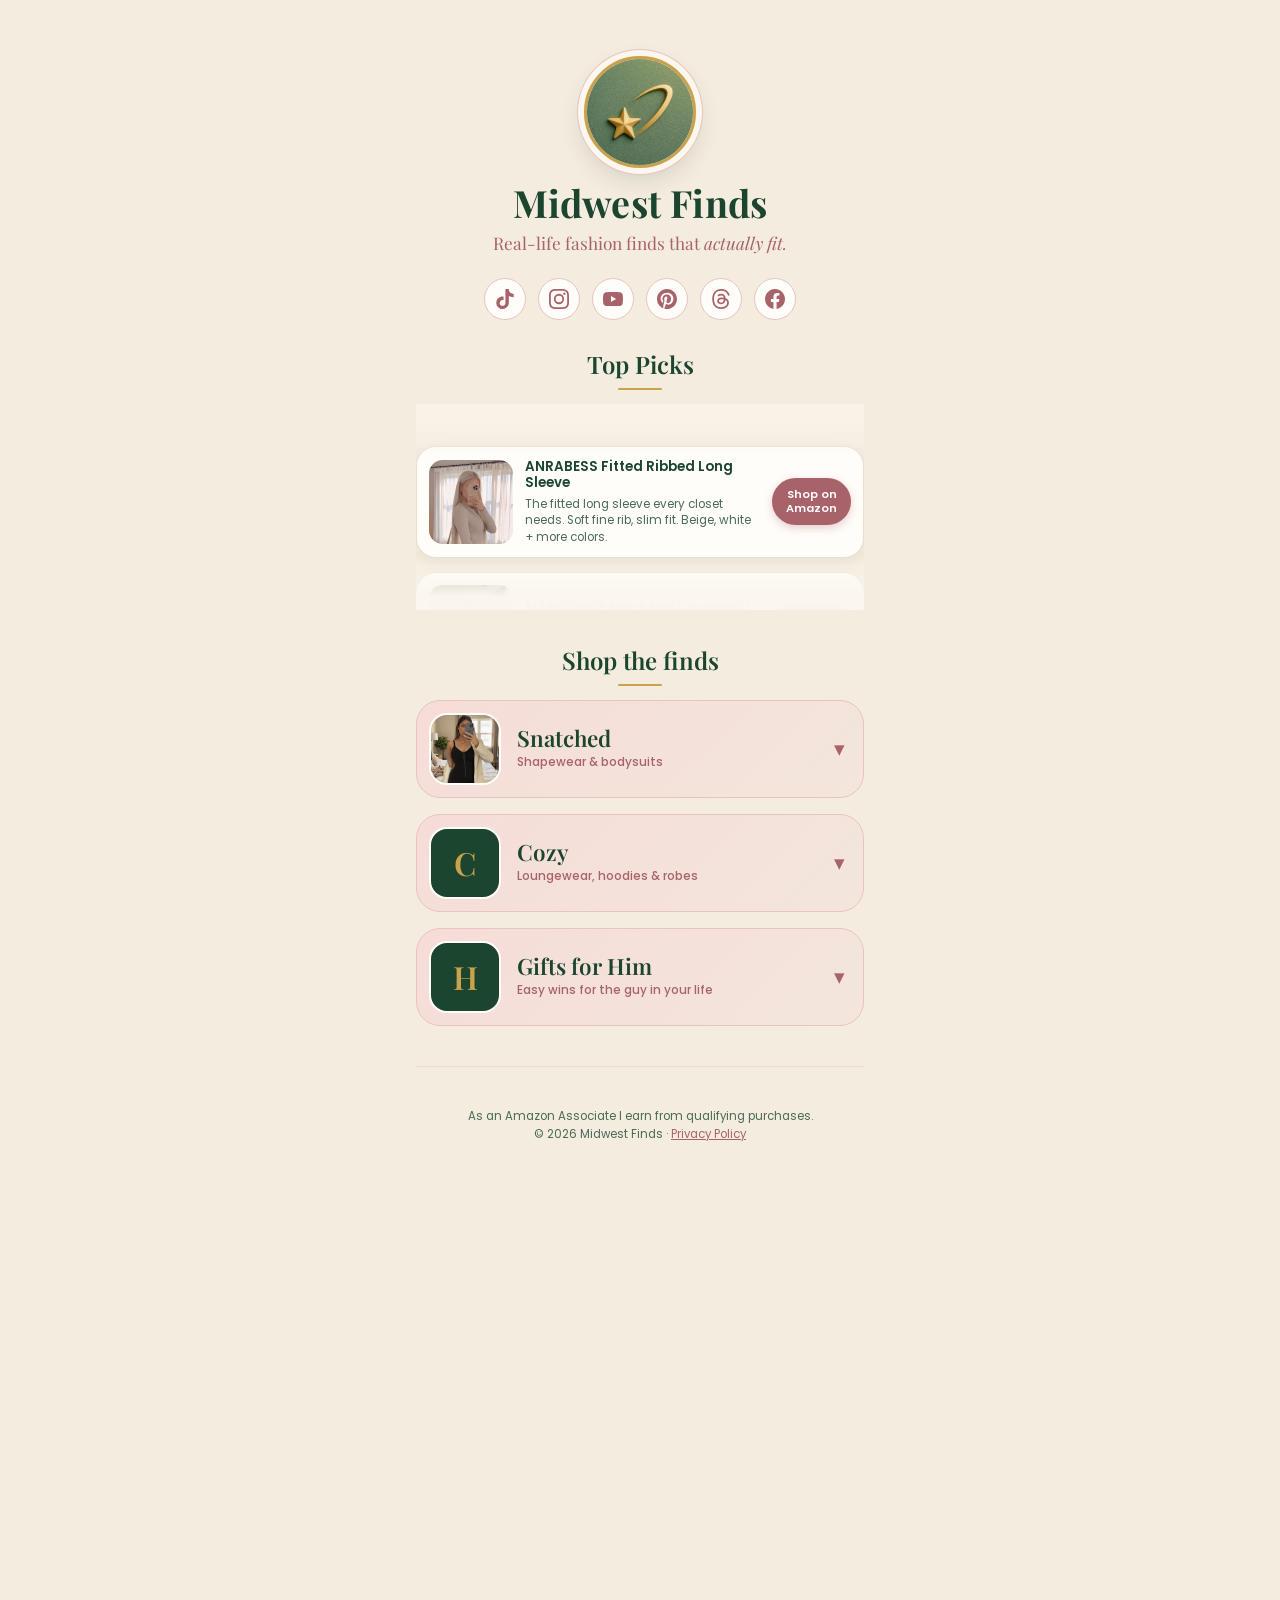
<file: home.html>
<!DOCTYPE html>
<html lang="en"><head><meta charset="utf-8">
<meta http-equiv="refresh" content="0;url=/#home">
<link rel="canonical" href="https://shopmidwestfinds.com/#home">
<title>midwestfinds</title></head>
<body><a href="/#home">midwestfinds</a></body></html>
</file>
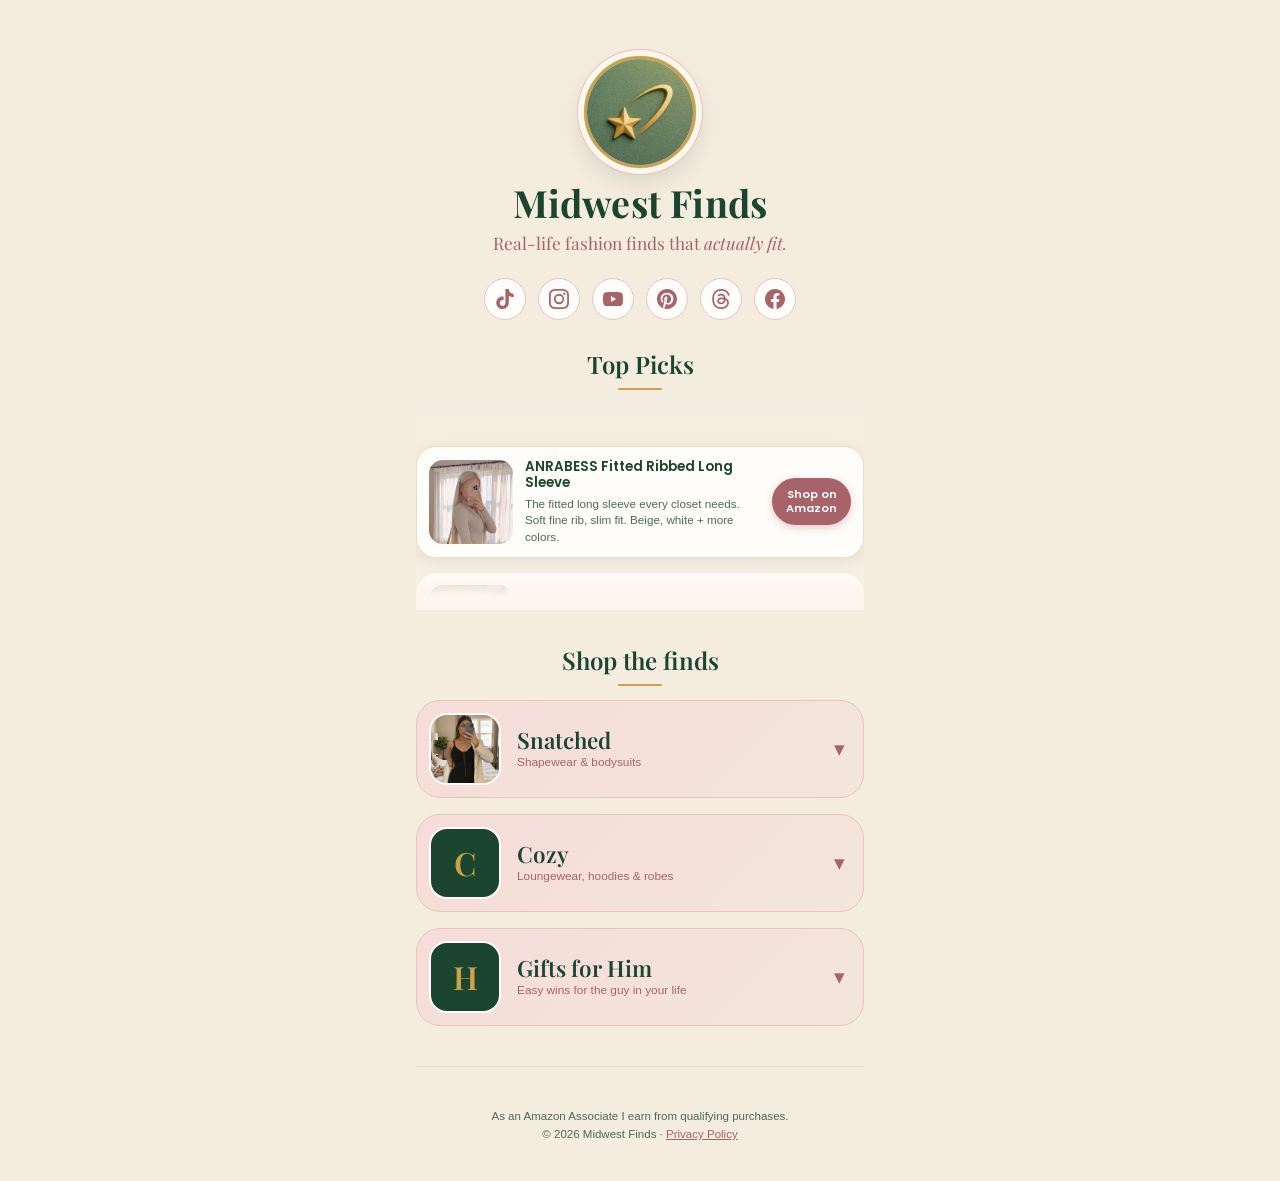
<file: kitchen.html>
<!DOCTYPE html>
<html lang="en"><head><meta charset="utf-8">
<meta http-equiv="refresh" content="0;url=/#kitchen">
<link rel="canonical" href="https://shopmidwestfinds.com/#kitchen">
<title>midwestfinds</title></head>
<body><a href="/#kitchen">midwestfinds</a></body></html>
</file>
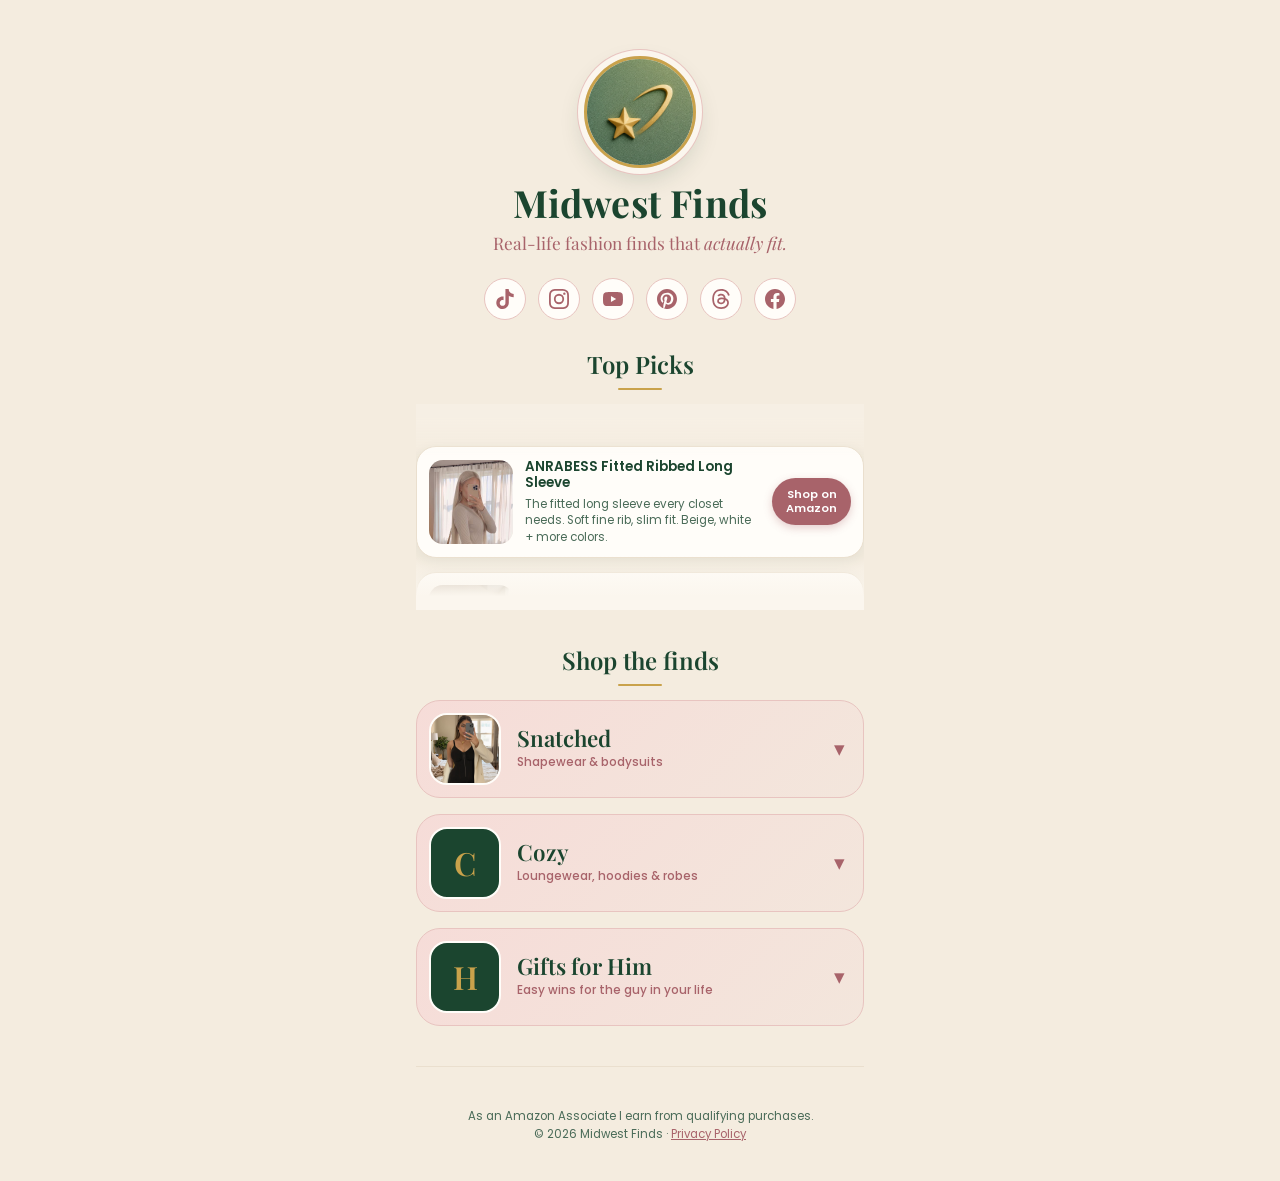
<file: pets.html>
<!DOCTYPE html>
<html lang="en"><head><meta charset="utf-8">
<meta http-equiv="refresh" content="0;url=/#pets">
<link rel="canonical" href="https://shopmidwestfinds.com/#pets">
<title>midwestfinds</title></head>
<body><a href="/#pets">midwestfinds</a></body></html>
</file>
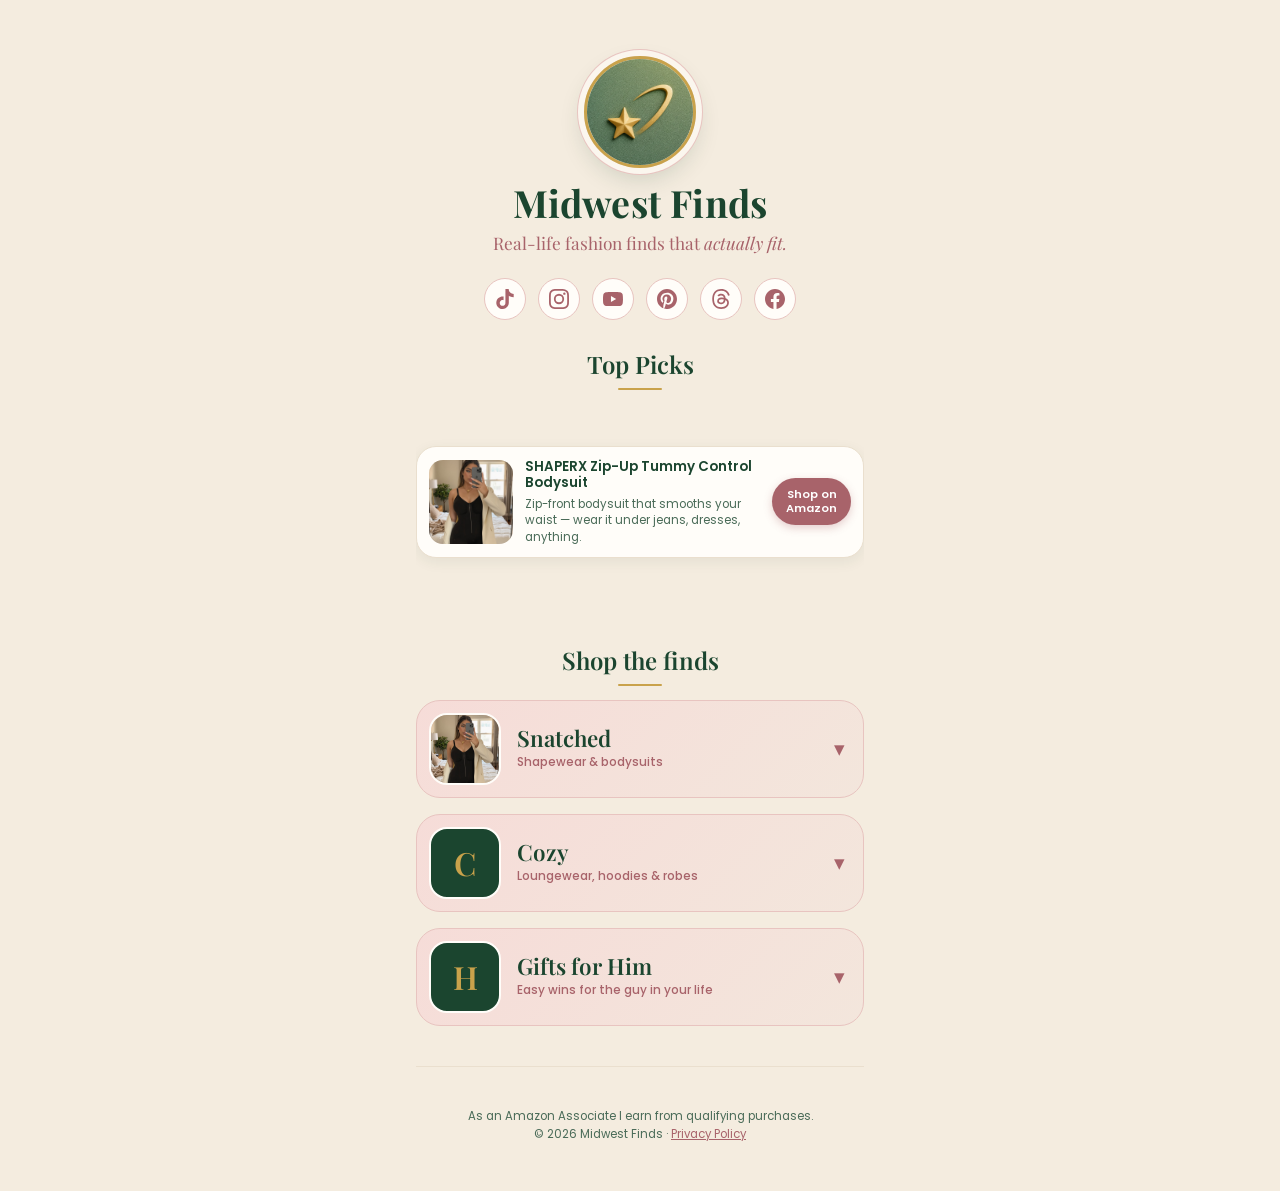
<file: preview.html>
<!DOCTYPE html>
<html lang="en">
<head>
<meta name="robots" content="noindex">
<meta charset="utf-8">
<meta name="viewport" content="width=device-width, initial-scale=1">
<title>Midwest Finds &mdash; Real-Life Fashion Finds That Actually Fit</title>
<meta name="description" content="Real-life fashion finds that actually fit, hand-picked by Midwest Finds.">
<link rel="preconnect" href="https://fonts.googleapis.com">
<link rel="preconnect" href="https://fonts.gstatic.com" crossorigin>
<link href="https://fonts.googleapis.com/css2?family=Playfair+Display:ital,wght@0,500;0,600;0,700;1,500&family=Poppins:wght@400;500;600;700&display=swap" rel="stylesheet">
<link rel="stylesheet" href="preview.css">
</head>
<body>
<div class="page">
  <header class="top">
    <div class="logo"><img src="assets/hero.webp" alt="Midwest Finds gold star logo" width="120" height="120"></div>
    <h1 class="wordmark">Midwest Finds</h1>
    <p class="tagline">Real-life fashion finds that <em>actually fit.</em></p>
  </header>

  <nav class="socials">
    <a href="https://www.tiktok.com/@shop.midwestfinds" target="_blank" rel="noopener" aria-label="tiktok"><svg viewBox="0 0 24 24" xmlns="http://www.w3.org/2000/svg"><path d="M12.53.02C13.84 0 15.14.01 16.44 0c.08 1.53.63 3.09 1.75 4.17 1.12 1.11 2.7 1.62 4.24 1.79v4.03c-1.44-.05-2.89-.35-4.2-.97-.57-.26-1.1-.59-1.62-.93-.01 2.92.01 5.84-.02 8.75-.08 1.4-.54 2.79-1.35 3.94-1.31 1.92-3.58 3.17-5.91 3.21-1.43.08-2.86-.31-4.08-1.03-2.02-1.19-3.44-3.37-3.65-5.71-.02-.5-.03-1-.01-1.49.18-1.9 1.12-3.72 2.58-4.96 1.66-1.44 3.98-2.13 6.15-1.72.02 1.48-.04 2.96-.04 4.44-.99-.32-2.15-.23-3.02.37-.63.41-1.11 1.04-1.36 1.75-.21.51-.15 1.07-.14 1.61.24 1.64 1.82 3.02 3.5 2.87 1.12-.01 2.19-.66 2.77-1.61.19-.33.4-.67.41-1.06.1-1.79.06-3.57.07-5.36.01-4.03-.01-8.05.02-12.07z"/></svg></a>
    <a href="https://www.instagram.com/shop.midwestfinds" target="_blank" rel="noopener" aria-label="instagram"><svg viewBox="0 0 24 24" xmlns="http://www.w3.org/2000/svg"><path d="M12 2.16c3.2 0 3.58.01 4.85.07 1.17.05 1.8.25 2.23.41.56.22.96.48 1.38.9.42.42.68.82.9 1.38.16.42.35 1.06.41 2.23.06 1.27.07 1.65.07 4.85s-.01 3.58-.07 4.85c-.05 1.17-.25 1.8-.41 2.23-.22.56-.48.96-.9 1.38-.42.42-.82.68-1.38.9-.42.16-1.06.35-2.23.41-1.27.06-1.65.07-4.85.07s-3.58-.01-4.85-.07c-1.17-.05-1.8-.25-2.23-.41-.56-.22-.96-.48-1.38-.9-.42-.42-.68-.82-.9-1.38-.16-.42-.35-1.06-.41-2.23-.06-1.27-.07-1.65-.07-4.85s.01-3.58.07-4.85c.05-1.17.25-1.8.41-2.23.22-.56.48-.96.9-1.38.42-.42.82-.68 1.38-.9.42-.16 1.06-.35 2.23-.41 1.27-.06 1.65-.07 4.85-.07zM12 0C8.74 0 8.33.01 7.05.07 5.78.13 4.9.33 4.14.63c-.79.31-1.46.72-2.13 1.38C1.35 2.68.94 3.35.63 4.14.33 4.9.13 5.78.07 7.05.01 8.33 0 8.74 0 12s.01 3.67.07 4.95c.06 1.27.26 2.15.56 2.91.31.79.72 1.46 1.38 2.13.67.66 1.34 1.07 2.13 1.38.76.3 1.64.5 2.91.56 1.28.06 1.69.07 4.95.07s3.67-.01 4.95-.07c1.27-.06 2.15-.26 2.91-.56.79-.31 1.46-.72 2.13-1.38.66-.67 1.07-1.34 1.38-2.13.3-.76.5-1.64.56-2.91.06-1.28.07-1.69.07-4.95s-.01-3.67-.07-4.95c-.06-1.27-.26-2.15-.56-2.91-.31-.79-.72-1.46-1.38-2.13C20.78 1.35 20.11.94 19.32.63c-.76-.3-1.64-.5-2.91-.56C15.13.01 14.72 0 12 0zm0 5.84A6.16 6.16 0 1 0 18.16 12 6.16 6.16 0 0 0 12 5.84zm0 10.15A3.99 3.99 0 1 1 16 12a3.99 3.99 0 0 1-4 3.99zM19.85 5.6a1.44 1.44 0 1 1-2.88 0 1.44 1.44 0 0 1 2.88 0z"/></svg></a>
    <a href="https://www.youtube.com/@Shop.midwestfinds" target="_blank" rel="noopener" aria-label="youtube"><svg viewBox="0 0 24 24" xmlns="http://www.w3.org/2000/svg"><path d="M23.5 6.19a3.02 3.02 0 0 0-2.12-2.14C19.5 3.55 12 3.55 12 3.55s-7.5 0-9.38.5A3.02 3.02 0 0 0 .5 6.19C0 8.07 0 12 0 12s0 3.93.5 5.81a3.02 3.02 0 0 0 2.12 2.14c1.88.5 9.38.5 9.38.5s7.5 0 9.38-.5a3.02 3.02 0 0 0 2.12-2.14C24 15.93 24 12 24 12s0-3.93-.5-5.81zM9.55 15.57V8.43L15.82 12l-6.27 3.57z"/></svg></a>
    <a href="https://www.pinterest.com/shopmidwestfinds" target="_blank" rel="noopener" aria-label="pinterest"><svg viewBox="0 0 24 24" xmlns="http://www.w3.org/2000/svg"><path d="M12 0C5.37 0 0 5.37 0 12c0 5.08 3.16 9.43 7.63 11.18-.11-.95-.2-2.41.04-3.44.22-.93 1.4-5.94 1.4-5.94s-.36-.72-.36-1.78c0-1.66.96-2.9 2.16-2.9 1.02 0 1.51.77 1.51 1.68 0 1.03-.65 2.56-.99 3.98-.28 1.19.6 2.16 1.77 2.16 2.12 0 3.76-2.24 3.76-5.47 0-2.86-2.06-4.86-5-4.86-3.4 0-5.39 2.55-5.39 5.18 0 1.03.4 2.13.89 2.73.1.12.11.22.08.34l-.33 1.36c-.05.22-.17.27-.4.16-1.5-.7-2.43-2.88-2.43-4.64 0-3.78 2.75-7.25 7.92-7.25 4.16 0 7.39 2.96 7.39 6.92 0 4.13-2.6 7.46-6.22 7.46-1.21 0-2.36-.63-2.75-1.38l-.75 2.85c-.27 1.04-1 2.35-1.49 3.15 1.12.35 2.31.53 3.55.53 6.63 0 12-5.37 12-12S18.63 0 12 0z"/></svg></a>
    <a href="https://www.threads.com/@shop.midwestfinds" target="_blank" rel="noopener" aria-label="threads"><svg viewBox="0 0 24 24" xmlns="http://www.w3.org/2000/svg"><path d="M12.186 24h-.007c-3.581-.024-6.334-1.205-8.184-3.509C2.35 18.44 1.5 15.586 1.472 12.01v-.017c.03-3.579.879-6.43 2.525-8.482C5.845 1.205 8.6.024 12.18 0h.014c2.746.02 5.043.725 6.826 2.098 1.677 1.29 2.858 3.13 3.509 5.467l-2.04.569c-1.104-3.96-3.898-5.984-8.304-6.015-2.91.022-5.11.936-6.54 2.717C4.307 6.504 3.616 8.914 3.589 12c.027 3.086.718 5.496 2.057 7.164 1.43 1.783 3.631 2.698 6.54 2.717 2.623-.02 4.358-.631 5.8-2.045 1.647-1.613 1.618-3.593 1.09-4.798-.31-.71-.873-1.3-1.634-1.75-.192 1.352-.622 2.446-1.284 3.272-.886 1.102-2.14 1.704-3.73 1.79-1.202.065-2.361-.218-3.259-.801-1.063-.689-1.685-1.74-1.752-2.964-.065-1.19.408-2.285 1.33-3.082.88-.76 2.119-1.207 3.583-1.291a13.853 13.853 0 0 1 3.02.142c-.126-.742-.375-1.332-.75-1.757-.513-.586-1.308-.883-2.359-.89h-.029c-.844 0-1.992.232-2.721 1.32L7.734 7.847c.98-1.454 2.568-2.256 4.478-2.256h.044c3.194.02 5.097 1.975 5.287 5.388.108.046.216.094.321.142 1.49.7 2.58 1.761 3.154 3.07.797 1.82.871 4.79-1.548 7.158-1.85 1.81-4.094 2.628-7.277 2.65Zm1.003-11.69c-.242 0-.487.007-.739.021-1.836.103-2.98.946-2.916 2.143.067 1.256 1.452 1.839 2.784 1.767 1.224-.065 2.818-.543 3.086-3.71a10.5 10.5 0 0 0-2.215-.221z"/></svg></a>
    <a href="https://www.facebook.com/share/14gE9r6zvQN/" target="_blank" rel="noopener" aria-label="facebook"><svg viewBox="0 0 24 24" xmlns="http://www.w3.org/2000/svg"><path d="M24 12.07C24 5.4 18.63 0 12 0S0 5.4 0 12.07c0 6.02 4.39 11.02 10.13 11.93v-8.44H7.08v-3.49h3.05V9.41c0-3.02 1.79-4.7 4.53-4.7 1.31 0 2.68.24 2.68.24v2.97h-1.51c-1.49 0-1.96.93-1.96 1.89v2.26h3.33l-.53 3.49h-2.8V24C19.61 23.09 24 18.09 24 12.07z"/></svg></a>
  </nav>

  <div class="toppicks">
    <h2 class="picks-title">Top Picks</h2>
    <div class="wheel-wrap">
      <div class="wheel" id="wheel">
        <div class="card">
          <img src="assets/fashion/shaperx_mirror_web.jpg" alt="SHAPERX zip-up tummy control bodysuit, mirror selfie" width="84" height="84">
          <div class="info">
            <h2>SHAPERX Zip-Up Tummy Control Bodysuit</h2>
            <p class="blurb">Zip-front bodysuit that smooths your waist &mdash; wear it under jeans, dresses, anything.</p>
          </div>
          <a class="buy" href="https://www.amazon.com/dp/B0GH643H5T?tag=shopmw-site-20" target="_blank" rel="nofollow sponsored">Shop on<br>Amazon</a>
        </div>
      </div>
      <div class="wheel-fade top"></div>
      <div class="wheel-fade bottom"></div>
    </div>
  </div>

  <h2 class="shop-title">Shop the finds</h2>
  <div class="tiles">
    <details class="cat" id="snatched">
      <summary class="tile">
        <img src="assets/fashion/shaperx_mirror_web.jpg" alt="" width="72" height="72">
        <span class="label"><span class="lname">Snatched</span><span class="lsub">Shapewear &amp; bodysuits</span></span><span class="chev">&#9662;</span>
      </summary>
      <div class="products">
        <div class="card">
          <img src="assets/fashion/shaperx_mirror_web.jpg" alt="SHAPERX zip-up tummy control bodysuit, mirror selfie" width="84" height="84">
          <div class="info">
            <h2>SHAPERX Zip-Up Tummy Control Bodysuit</h2>
            <p class="blurb">Zip-front bodysuit that smooths your waist &mdash; wear it under jeans, dresses, anything.</p>
          </div>
          <a class="buy" href="https://www.amazon.com/dp/B0GH643H5T?tag=shopmw-site-20" target="_blank" rel="nofollow sponsored">Shop on<br>Amazon</a>
        </div>
        <div class="looks">
          <img src="assets/fashion/shaperx_jeans_web.jpg" alt="Bodysuit styled with jeans" loading="lazy">
          <img src="assets/fashion/shaperx_flat_web.jpg" alt="Bodysuit flat lay" loading="lazy">
        </div>
        <div class="card soon"><span class="soon-star">&#10022;</span>More finds dropping soon</div>
      </div>
    </details>

    <details class="cat" id="cozy">
      <summary class="tile">
        <span class="mono">C</span>
        <span class="label"><span class="lname">Cozy</span><span class="lsub">Loungewear, hoodies &amp; robes</span></span><span class="chev">&#9662;</span>
      </summary>
      <div class="products">
        <div class="card soon"><span class="soon-star">&#10022;</span>Cozy picks coming soon</div>
      </div>
    </details>

    <details class="cat" id="him">
      <summary class="tile">
        <span class="mono">H</span>
        <span class="label"><span class="lname">Gifts for Him</span><span class="lsub">Easy wins for the guy in your life</span></span><span class="chev">&#9662;</span>
      </summary>
      <div class="products">
        <div class="card soon"><span class="soon-star">&#10022;</span>Gift ideas coming soon</div>
      </div>
    </details>

  </div>

  <footer>As an Amazon Associate I earn from qualifying purchases.<br>&copy; 2026 Midwest Finds &middot; <a href="/privacy.html">Privacy Policy</a></footer>
</div>
<script>
  // Top Picks wheel: show fades only when more content exists in that direction
  var wheel = document.getElementById('wheel');
  var fadeTop = document.querySelector('.wheel-fade.top');
  var fadeBottom = document.querySelector('.wheel-fade.bottom');
  function fades() {
    var canScroll = wheel.scrollHeight > wheel.clientHeight + 4;
    fadeTop.classList.toggle('on', canScroll && wheel.scrollTop > 8);
    fadeBottom.classList.toggle('on', canScroll && wheel.scrollTop < wheel.scrollHeight - wheel.clientHeight - 8);
  }
  wheel.addEventListener('scroll', fades, {passive: true});
  window.addEventListener('resize', fades);
  fades();
</script>
</body>
</html>
</file>
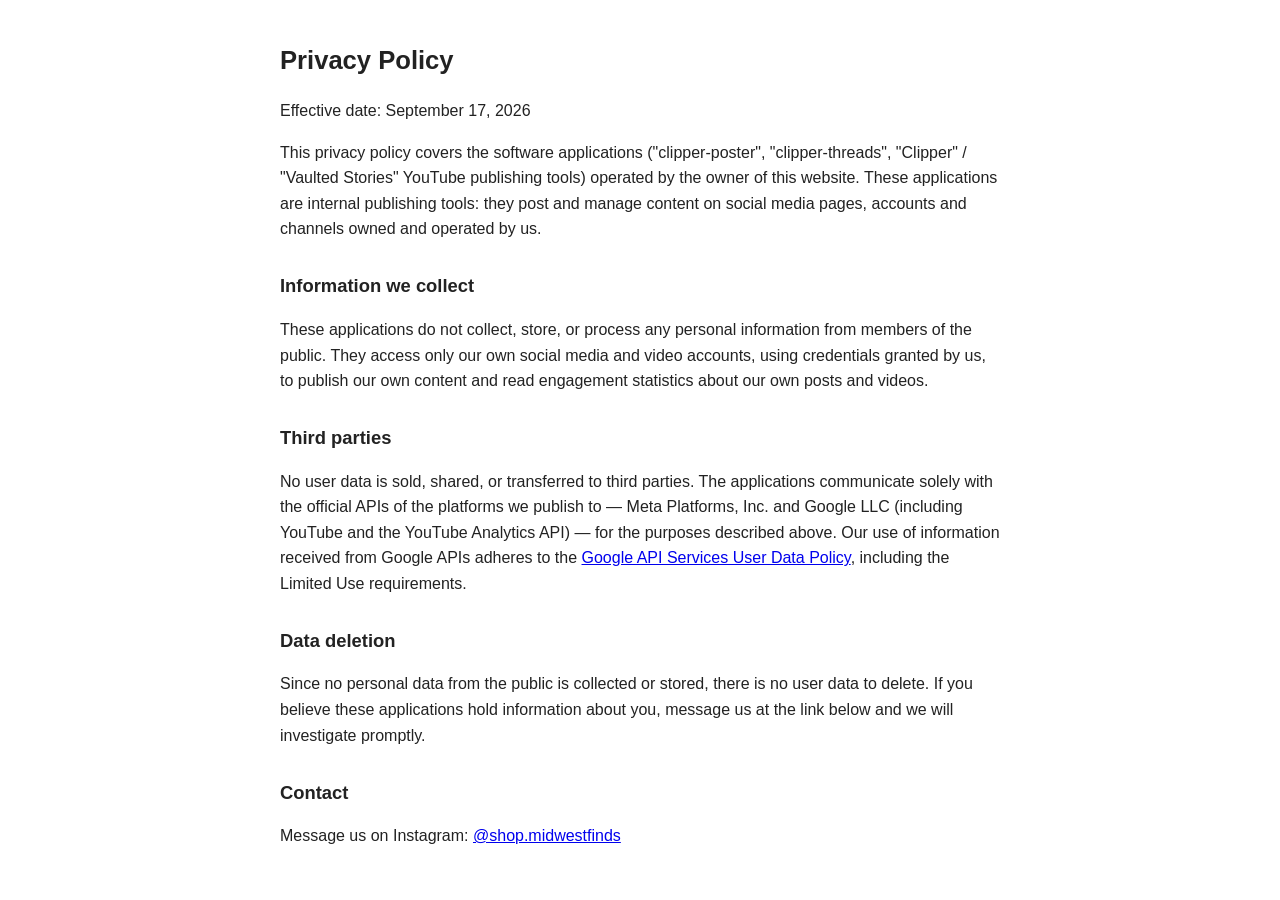
<file: privacy.html>
<!DOCTYPE html>
<html lang="en">
<head>
<meta charset="UTF-8">
<meta name="viewport" content="width=device-width, initial-scale=1.0">
<title>Privacy Policy</title>
<style>
  body { font-family: -apple-system, BlinkMacSystemFont, "Segoe UI", Roboto, sans-serif;
         max-width: 720px; margin: 40px auto; padding: 0 20px; line-height: 1.6; color: #222; }
  h1 { font-size: 1.6em; } h2 { font-size: 1.15em; margin-top: 1.6em; }
</style>
</head>
<body>
<h1>Privacy Policy</h1>
<p>Effective date: September 17, 2026</p>

<p>This privacy policy covers the software applications ("clipper-poster",
"clipper-threads", "Clipper" / "Vaulted Stories" YouTube publishing tools)
operated by the owner of this website. These applications are internal
publishing tools: they post and manage content on social media pages,
accounts and channels owned and operated by us.</p>

<h2>Information we collect</h2>
<p>These applications do not collect, store, or process any personal
information from members of the public. They access only our own social media
and video accounts, using credentials granted by us, to publish our own
content and read engagement statistics about our own posts and videos.</p>

<h2>Third parties</h2>
<p>No user data is sold, shared, or transferred to third parties. The
applications communicate solely with the official APIs of the platforms we
publish to &mdash; Meta Platforms, Inc. and Google LLC (including YouTube and
the YouTube Analytics API) &mdash; for the purposes described above. Our use
of information received from Google APIs adheres to the
<a href="https://developers.google.com/terms/api-services-user-data-policy">Google
API Services User Data Policy</a>, including the Limited Use requirements.</p>

<h2>Data deletion</h2>
<p>Since no personal data from the public is collected or stored, there is no
user data to delete. If you believe these applications hold information about
you, message us at the link below and we will investigate promptly.</p>

<h2>Contact</h2>
<p>Message us on Instagram: <a href="https://www.instagram.com/shop.midwestfinds/">@shop.midwestfinds</a></p>
</body>
</html>
</file>
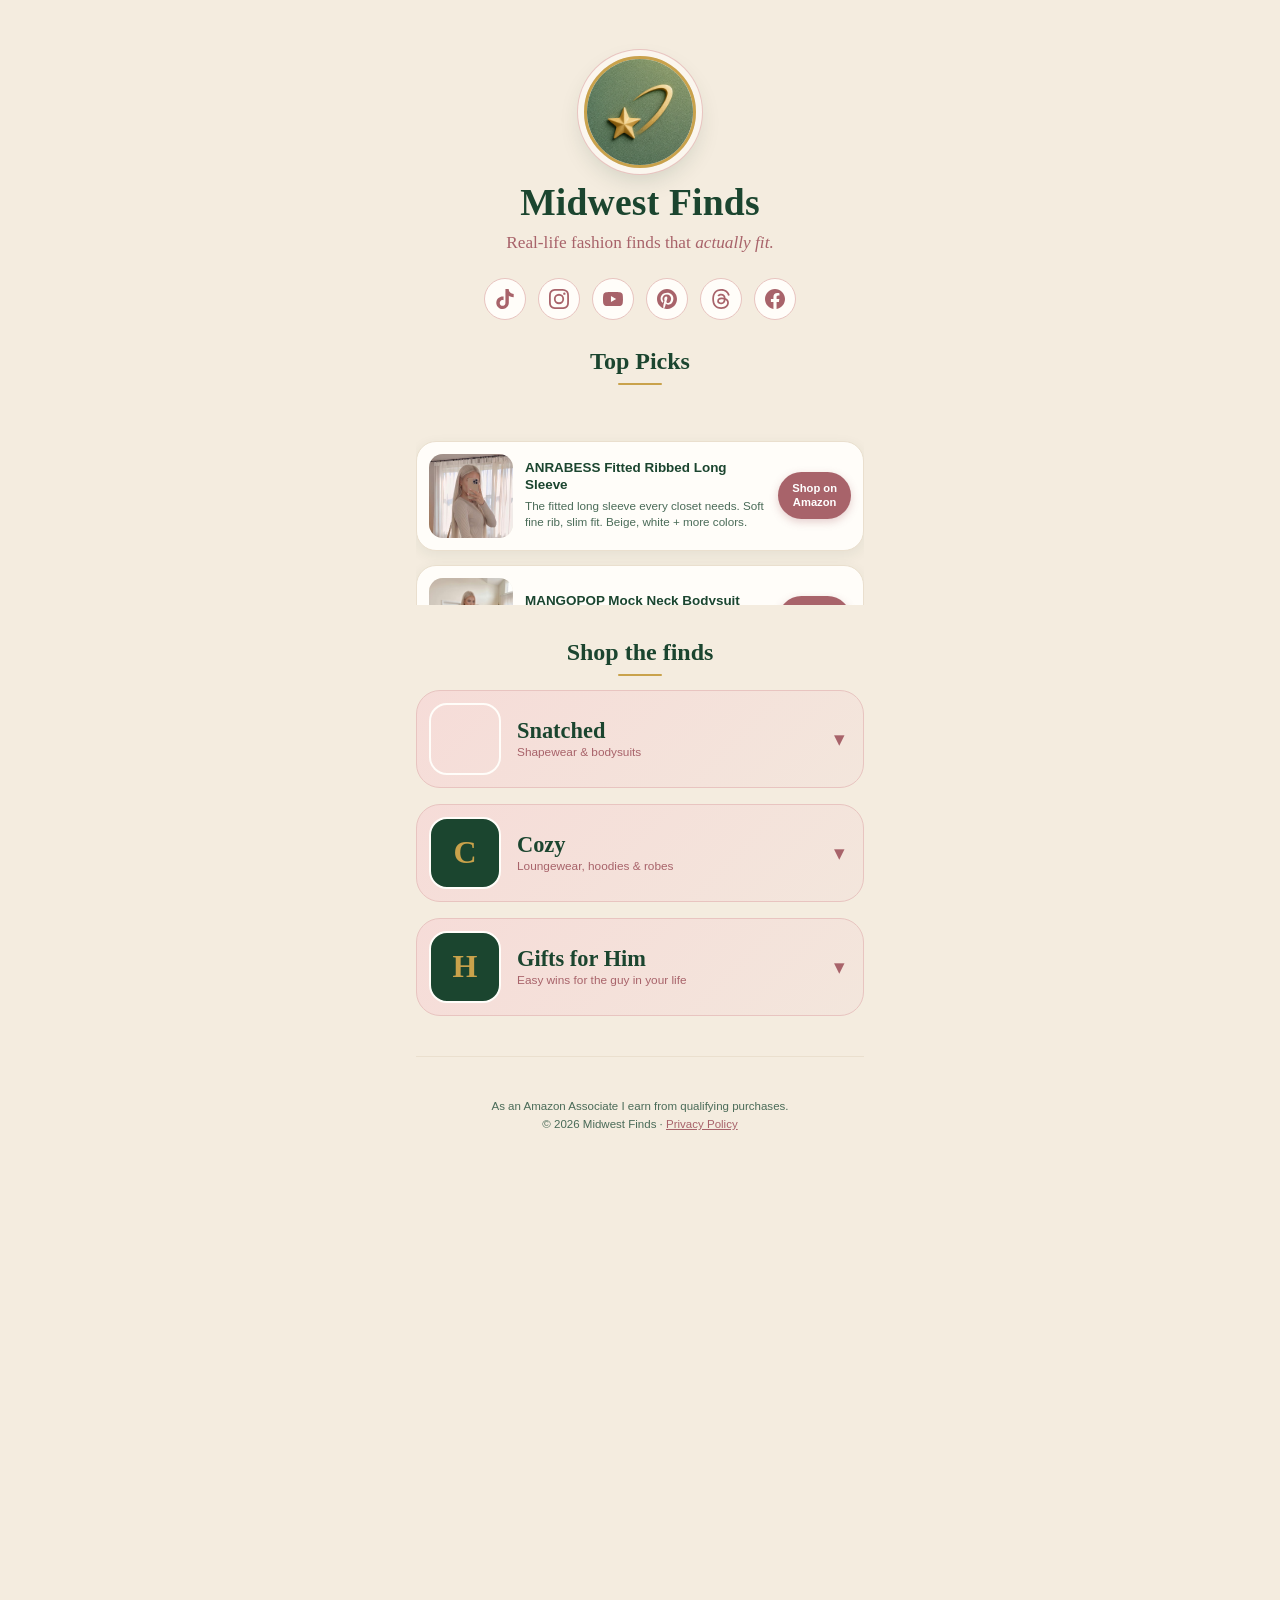
<file: tech.html>
<!DOCTYPE html>
<html lang="en"><head><meta charset="utf-8">
<meta http-equiv="refresh" content="0;url=/#tech">
<link rel="canonical" href="https://shopmidwestfinds.com/#tech">
<title>midwestfinds</title></head>
<body><a href="/#tech">midwestfinds</a></body></html>
</file>
<file: shop.css>
:root{--green:#1b452f;--green-soft:#4a6b58;--cream:#fbf6ee;--ivory:#fffdf9;--blush:#e8c4c0;--rose:#c98b8b;--rose-deep:#a8636a;--gold:#c9a24b;--line:#eadfce}
*{margin:0;padding:0;box-sizing:border-box}
body{background:var(--cream);font-family:'Poppins',-apple-system,BlinkMacSystemFont,sans-serif;color:var(--green);min-height:100vh}
.page{max-width:480px;margin:0 auto;padding:36px 16px 48px}
html{scroll-behavior:smooth}
.top{text-align:center}
.logo{width:112px;height:112px;margin:0 auto 14px;border-radius:50%;overflow:hidden;border:3px solid var(--gold);box-shadow:0 0 0 6px var(--cream),0 0 0 7px var(--blush),0 10px 24px rgba(27,69,47,.18)}
.logo img{width:100%;height:100%;object-fit:cover;display:block}
h1.wordmark{font-family:'Playfair Display',Georgia,serif;font-weight:700;font-size:2.35rem;letter-spacing:.2px;line-height:1.1;color:var(--green)}
.tagline{font-family:'Playfair Display',Georgia,serif;font-size:1.08rem;color:var(--rose-deep);margin:8px auto 0;max-width:300px;line-height:1.4}
.tagline em{font-style:italic}
.socials{display:flex;justify-content:center;flex-wrap:wrap;gap:12px;margin:22px 0 28px}
.socials a{display:flex;align-items:center;justify-content:center;width:42px;height:42px;border-radius:50%;background:var(--ivory);border:1px solid var(--blush)}
.socials svg{width:20px;height:20px;fill:var(--rose-deep)}
h2.picks-title,h2.shop-title{font-family:'Playfair Display',Georgia,serif;text-align:center;font-size:1.5rem;font-weight:600;color:var(--green);margin-bottom:14px}
h2.picks-title::after,h2.shop-title::after{content:'';display:block;width:44px;height:2px;margin:8px auto 0;background:var(--gold);border-radius:2px}
.toppicks{margin-bottom:34px}
.card{background:var(--ivory);border:1px solid var(--line);border-radius:20px;box-shadow:0 4px 14px rgba(27,69,47,.07);display:flex;align-items:center;gap:12px;padding:12px}
.card img{width:84px;height:84px;object-fit:cover;object-position:50% 30%;background:#f3ebe0;border-radius:14px;flex-shrink:0}
.card .info{flex:1;min-width:0}
.card h2{font-size:.84rem;font-weight:600;line-height:1.25;color:var(--green)}
.card p.blurb{font-size:.73rem;font-weight:400;color:var(--green-soft);line-height:1.4;padding-top:4px}
a.buy{display:inline-block;background:var(--rose-deep);color:#fff;text-decoration:none;font-weight:600;font-size:.7rem;line-height:1.2;padding:10px 14px;border-radius:999px;text-align:center;flex-shrink:0;box-shadow:0 3px 8px rgba(168,99,106,.3)}
.card.soon{display:block;text-align:center;padding:22px 18px;font-weight:500;font-size:.85rem;color:var(--green-soft);background:transparent;border:1.5px dashed var(--blush);box-shadow:none}
.soon-star{color:var(--gold);margin-right:8px}
.wheel-wrap{position:relative}
.wheel{height:206px;overflow-y:auto;scroll-snap-type:y mandatory;display:flex;flex-direction:column;gap:14px;padding:42px 0;scrollbar-width:none}
.wheel::-webkit-scrollbar{display:none}
.wheel .card{scroll-snap-align:center;flex-shrink:0}
.wheel-fade{position:absolute;left:0;right:0;height:54px;pointer-events:none;opacity:0;transition:opacity .2s}
.wheel-fade.top{top:0;background:linear-gradient(to bottom,var(--cream) 25%,rgba(251,246,238,0))}
.wheel-fade.bottom{bottom:0;background:linear-gradient(to top,var(--cream) 25%,rgba(251,246,238,0))}
.wheel-fade.on{opacity:1}
.tiles{display:flex;flex-direction:column;gap:16px}
details.cat summary{list-style:none;cursor:pointer}
details.cat summary::-webkit-details-marker{display:none}
.tile{display:flex;align-items:center;gap:16px;background:linear-gradient(135deg,#f6dcd8,#f3e6dc);border:1px solid var(--blush);border-radius:24px;padding:12px 18px 12px 12px;min-height:96px}
.tile img,.tile .mono{width:72px;height:72px;border-radius:18px;flex-shrink:0}
.tile img{object-fit:cover;object-position:50% 25%;border:2px solid var(--ivory)}
.tile .mono{display:flex;align-items:center;justify-content:center;background:var(--green);color:var(--gold);font-family:'Playfair Display',Georgia,serif;font-size:2rem;font-weight:600;border:2px solid var(--ivory)}
.label{flex:1;min-width:0;display:flex;flex-direction:column;gap:2px}
.lname{font-family:'Playfair Display',Georgia,serif;font-size:1.4rem;font-weight:600;line-height:1.15}
.lsub{font-size:.74rem;color:var(--rose-deep);font-weight:500}
.chev{color:var(--rose-deep);font-size:1.3rem;transition:transform .25s}
details.cat[open] .chev{transform:rotate(180deg)}
details.cat .products{display:flex;flex-direction:column;gap:14px;padding:16px 0 6px}
.looks{display:flex;gap:10px}
.looks img{flex:1;min-width:0;aspect-ratio:3/4;object-fit:cover;border-radius:16px;border:1px solid var(--line)}
footer{text-align:center;font-size:.72rem;color:var(--green-soft);padding:40px 12px 0;line-height:1.6;border-top:1px solid var(--line);margin-top:40px}
footer a{color:var(--rose-deep)}
@media(min-width:900px){body{background-color:#f4ecdf}.page{padding-top:56px}}
</file>
<file: preview.css>
:root{--green:#1b452f;--green-soft:#4a6b58;--cream:#fbf6ee;--ivory:#fffdf9;--blush:#e8c4c0;--rose:#c98b8b;--rose-deep:#a8636a;--gold:#c9a24b;--line:#eadfce}
*{margin:0;padding:0;box-sizing:border-box}
body{background:var(--cream);font-family:'Poppins',-apple-system,BlinkMacSystemFont,sans-serif;color:var(--green);min-height:100vh}
.page{max-width:480px;margin:0 auto;padding:36px 16px 48px}
html{scroll-behavior:smooth}
.top{text-align:center}
.logo{width:112px;height:112px;margin:0 auto 14px;border-radius:50%;overflow:hidden;border:3px solid var(--gold);box-shadow:0 0 0 6px var(--cream),0 0 0 7px var(--blush),0 10px 24px rgba(27,69,47,.18)}
.logo img{width:100%;height:100%;object-fit:cover;display:block}
h1.wordmark{font-family:'Playfair Display',Georgia,serif;font-weight:700;font-size:2.35rem;letter-spacing:.2px;line-height:1.1;color:var(--green)}
.tagline{font-family:'Playfair Display',Georgia,serif;font-size:1.08rem;color:var(--rose-deep);margin:8px auto 0;max-width:300px;line-height:1.4}
.tagline em{font-style:italic}
.socials{display:flex;justify-content:center;flex-wrap:wrap;gap:12px;margin:22px 0 28px}
.socials a{display:flex;align-items:center;justify-content:center;width:42px;height:42px;border-radius:50%;background:var(--ivory);border:1px solid var(--blush)}
.socials svg{width:20px;height:20px;fill:var(--rose-deep)}
h2.picks-title,h2.shop-title{font-family:'Playfair Display',Georgia,serif;text-align:center;font-size:1.5rem;font-weight:600;color:var(--green);margin-bottom:14px}
h2.picks-title::after,h2.shop-title::after{content:'';display:block;width:44px;height:2px;margin:8px auto 0;background:var(--gold);border-radius:2px}
.toppicks{margin-bottom:34px}
.card{background:var(--ivory);border:1px solid var(--line);border-radius:20px;box-shadow:0 4px 14px rgba(27,69,47,.07);display:flex;align-items:center;gap:12px;padding:12px}
.card img{width:84px;height:84px;object-fit:cover;object-position:50% 30%;background:#f3ebe0;border-radius:14px;flex-shrink:0}
.card .info{flex:1;min-width:0}
.card h2{font-size:.84rem;font-weight:600;line-height:1.25;color:var(--green)}
.card p.blurb{font-size:.73rem;font-weight:400;color:var(--green-soft);line-height:1.4;padding-top:4px}
a.buy{display:inline-block;background:var(--rose-deep);color:#fff;text-decoration:none;font-weight:600;font-size:.7rem;line-height:1.2;padding:10px 14px;border-radius:999px;text-align:center;flex-shrink:0;box-shadow:0 3px 8px rgba(168,99,106,.3)}
.card.soon{display:block;text-align:center;padding:22px 18px;font-weight:500;font-size:.85rem;color:var(--green-soft);background:transparent;border:1.5px dashed var(--blush);box-shadow:none}
.soon-star{color:var(--gold);margin-right:8px}
.wheel-wrap{position:relative}
.wheel{height:206px;overflow-y:auto;scroll-snap-type:y mandatory;display:flex;flex-direction:column;gap:14px;padding:42px 0;scrollbar-width:none}
.wheel::-webkit-scrollbar{display:none}
.wheel .card{scroll-snap-align:center;flex-shrink:0}
.wheel-fade{position:absolute;left:0;right:0;height:54px;pointer-events:none;opacity:0;transition:opacity .2s}
.wheel-fade.top{top:0;background:linear-gradient(to bottom,var(--cream) 25%,rgba(251,246,238,0))}
.wheel-fade.bottom{bottom:0;background:linear-gradient(to top,var(--cream) 25%,rgba(251,246,238,0))}
.wheel-fade.on{opacity:1}
.tiles{display:flex;flex-direction:column;gap:16px}
details.cat summary{list-style:none;cursor:pointer}
details.cat summary::-webkit-details-marker{display:none}
.tile{display:flex;align-items:center;gap:16px;background:linear-gradient(135deg,#f6dcd8,#f3e6dc);border:1px solid var(--blush);border-radius:24px;padding:12px 18px 12px 12px;min-height:96px}
.tile img,.tile .mono{width:72px;height:72px;border-radius:18px;flex-shrink:0}
.tile img{object-fit:cover;object-position:50% 25%;border:2px solid var(--ivory)}
.tile .mono{display:flex;align-items:center;justify-content:center;background:var(--green);color:var(--gold);font-family:'Playfair Display',Georgia,serif;font-size:2rem;font-weight:600;border:2px solid var(--ivory)}
.label{flex:1;min-width:0;display:flex;flex-direction:column;gap:2px}
.lname{font-family:'Playfair Display',Georgia,serif;font-size:1.4rem;font-weight:600;line-height:1.15}
.lsub{font-size:.74rem;color:var(--rose-deep);font-weight:500}
.chev{color:var(--rose-deep);font-size:1.3rem;transition:transform .25s}
details.cat[open] .chev{transform:rotate(180deg)}
details.cat .products{display:flex;flex-direction:column;gap:14px;padding:16px 0 6px}
.looks{display:flex;gap:10px}
.looks img{flex:1;min-width:0;aspect-ratio:3/4;object-fit:cover;border-radius:16px;border:1px solid var(--line)}
footer{text-align:center;font-size:.72rem;color:var(--green-soft);padding:40px 12px 0;line-height:1.6;border-top:1px solid var(--line);margin-top:40px}
footer a{color:var(--rose-deep)}
@media(min-width:900px){body{background-color:#f4ecdf}.page{padding-top:56px}}
</file>
